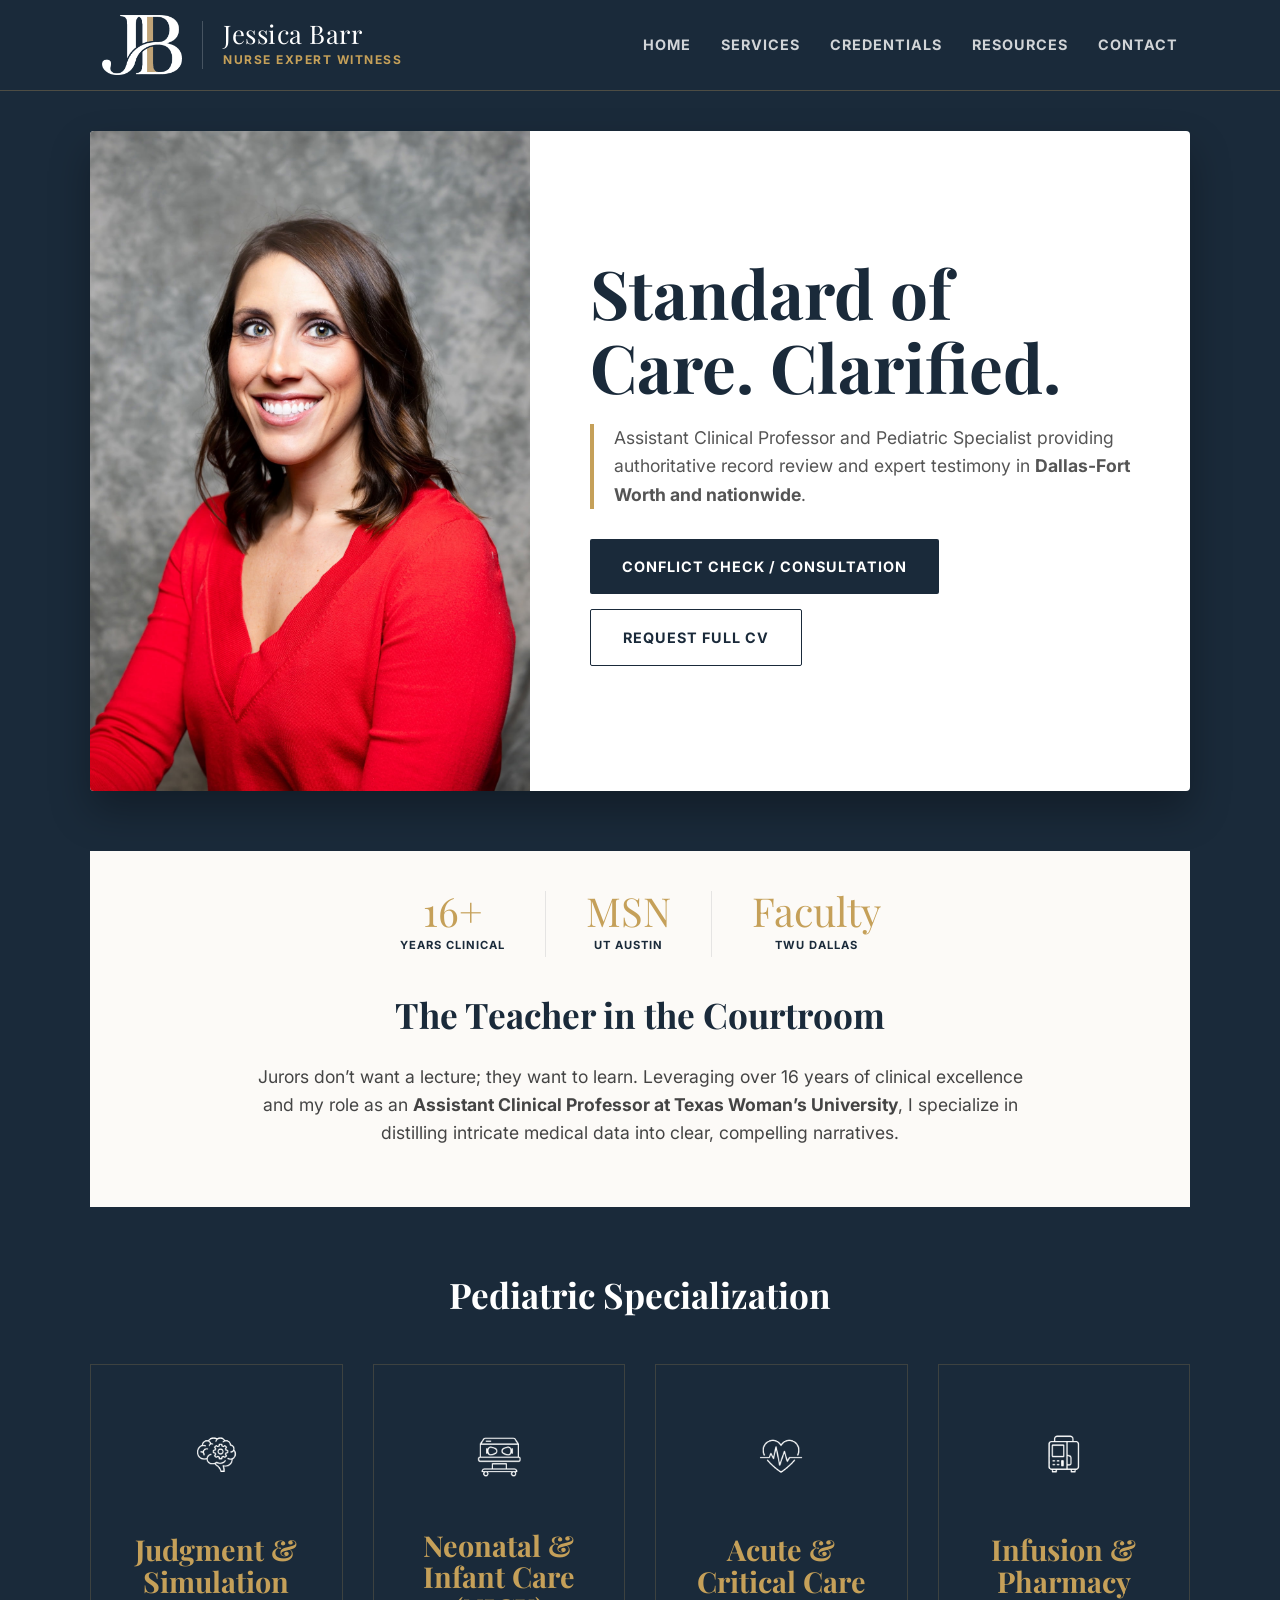
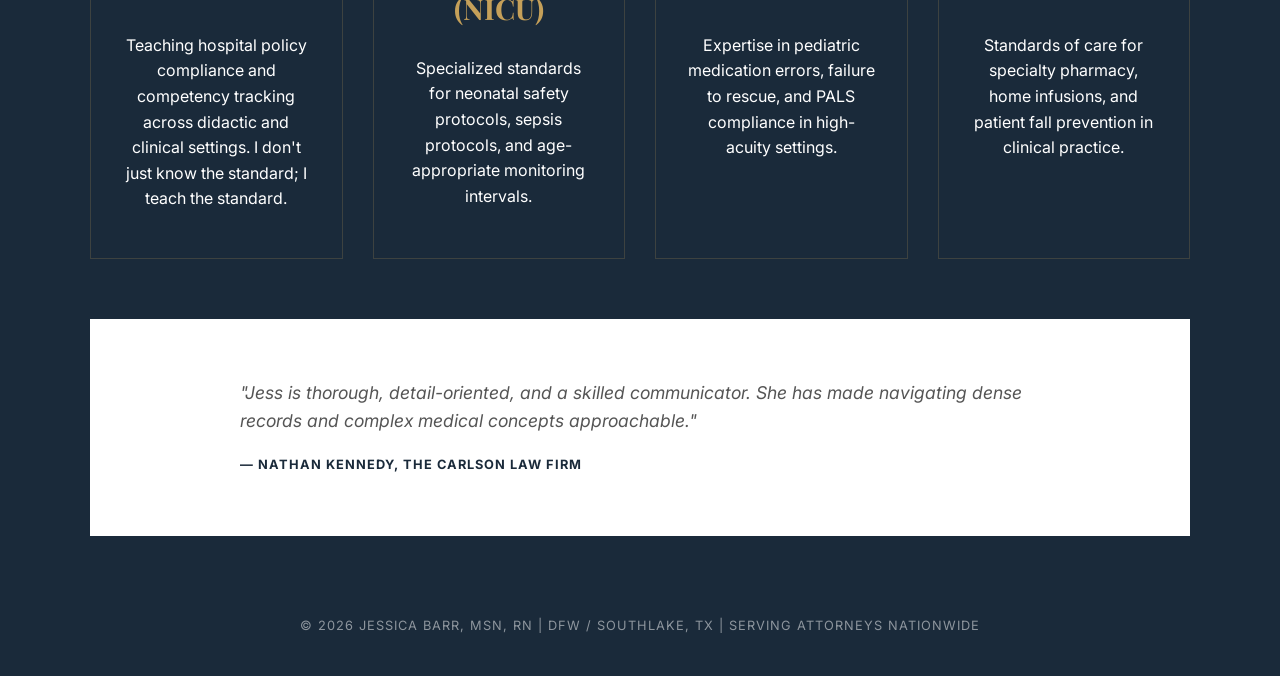
<file: index.html>
<!DOCTYPE html>
<html lang="en">
<head>
    <meta charset="UTF-8">
    <meta name="viewport" content="width=device-width, initial-scale=1.0">
    <title>Jessica Barr, MSN, RN | Pediatric Nurse Expert Witness Texas</title>
    <script type="application/ld+json">
    {
      "@context": "https://schema.org",
      "@type": "Person",
      "name": "Jessica Barr",
      "jobTitle": "Assistant Clinical Professor & Pediatric Nurse Expert Witness",
      "url": "https://jessicabarrrn.com",
      "image": "https://jessicabarrrn.com/Headshot.jpg",
      "sameAs": [
        "https://www.linkedin.com/in/jessicabarrrn"
      ],
      "affiliation": {
        "@type": "EducationalOrganization",
        "name": "Texas Woman's University"
      }
    }
    </script>
    <link rel="canonical" href="https://jessicabarrrn.com/">
    <link rel="icon" type="image/png" sizes="192x192" href="favicon.png">
    <link rel="apple-touch-icon" href="favicon.png">
    <meta name="description" content="Jessica Barr, MSN, RN is a leading Pediatric Nurse Expert Witness in Texas. Assistant Clinical Professor at TWU Dallas specializing in NICU, Critical Care, and Nursing Simulation standard of care analysis for legal teams in DFW and nationwide.">
    <meta name="keywords" content="Pediatric Nurse Expert Witness Texas, Neonatal Expert Witness, Nursing Standard of Care, NICU Expert Witness, DFW Legal Nurse Consultant, Nursing Simulation Expert, Medical Malpractice Nurse Expert">
    <!-- 2026 Editorial Typography -->
    <link href="https://fonts.googleapis.com/css2?family=Inter:wght@400;700&family=Playfair+Display:wght@700;800&display=swap" rel="stylesheet">
    <style>
        :root {
            --navy: #1a2a3a;
            --gold: #c5a059;
            --parchment: #fcfaf7;
            --text: #2d2d2d;
            --white: #ffffff;
        }

        body { 
            background-color: var(--navy); 
            color: var(--text); 
            font-family: 'Inter', sans-serif; 
            margin: 0; 
            padding: 0; 
            line-height: 1.6;
        }

        /* SITE-WIDE SHARED HEADER */
        .site-header { display: flex; align-items: center; justify-content: space-between; padding: 15px 8%; background: var(--navy); border-bottom: 1px solid rgba(197, 160, 89, 0.3); position: sticky; top: 0; z-index: 1000; box-sizing: border-box; width: 100%; }
        .header-brand { display: flex; align-items: center; gap: 20px; text-decoration: none; }
        .logo-img { height: 60px; width: auto; }
        .logo-text-wrap { display: flex; flex-direction: column; border-left: 1px solid rgba(255,255,255,0.2); padding-left: 20px; }
        .brand-name { font-family: 'Playfair Display', serif; color: var(--white); font-size: 1.6rem; line-height: 1; margin-bottom: 4px; letter-spacing: 0.5px; }
        .brand-title { color: var(--gold); font-size: 0.75rem; text-transform: uppercase; font-weight: 700; letter-spacing: 1.5px; }
        .nav-links { display: flex; gap: 30px; }
        .nav-links a { text-decoration: none; color: rgba(255,255,255,0.8); font-size: 0.9rem; font-weight: 700; text-transform: uppercase; letter-spacing: 1px; transition: color 0.3s; }
        .nav-links a:hover { color: var(--gold); }

        .container { max-width: 1100px; margin: 0 auto; padding: 40px 20px; }

        /* Hero Section */
        .hero-card {
            background: var(--white);
            display: grid;
            grid-template-columns: 1fr;
            border-radius: 4px;
            overflow: hidden;
            box-shadow: 0 20px 40px rgba(0,0,0,0.3);
            margin-bottom: 60px;
        }

        .hero-image-wrap { 
            background: var(--navy); 
            border-radius: 0px; 
            height: 100%; 
            position: relative; 
            overflow: hidden; 
            display: flex;
        }

        .hero-image-wrap img { width: 100%; height: 100%; object-fit: cover; display: block; }

        .hero-content {
            padding: 40px;
            display: flex;
            flex-direction: column;
            justify-content: center;
        }

        h1 { 
            font-family: 'Playfair Display', serif; 
            font-size: 2.8rem; 
            line-height: 1.1; 
            margin: 0 0 20px 0; 
            color: var(--navy);
        }

        .hero-sub {
            font-size: 1.1rem;
            color: #555;
            margin-bottom: 30px;
            border-left: 4px solid var(--gold);
            padding-left: 20px;
        }

        /* Buttons */
        .btn-group { display: flex; gap: 15px; flex-wrap: wrap; }
        .btn { 
            display: inline-block;
            padding: 16px 32px; 
            text-decoration: none; 
            font-weight: 700; 
            font-size: 0.9rem;
            text-transform: uppercase;
            letter-spacing: 1px;
            border-radius: 2px;
            transition: 0.3s;
            text-align: center;
            box-sizing: border-box;
        }
        .btn-primary { background: var(--navy); color: var(--white); border: none; }
        .btn-primary:hover { background: var(--gold); }
        .btn-secondary { border: 1px solid var(--navy); color: var(--navy); }
        .btn-secondary:hover { background: #f4f4f4; }

        /* THE TEACHER SECTION - Tightened Spacing */
        .editorial-section {
            background: var(--parchment);
            padding: 30px 8% 50px 8%;
            margin-bottom: 60px;
            text-align: center;
        }

        .editorial-section h2 {
            font-family: 'Playfair Display', serif;
            font-size: 2.2rem;
            margin-bottom: 20px;
            color: var(--navy);
        }

        .editorial-section p {
            font-size: 1.1rem;
            max-width: 800px;
            margin: 0 auto;
            color: #444;
        }

        /* Specialty Grid */
        .grid-title {
            color: var(--white);
            text-align: center;
            font-family: 'Playfair Display', serif;
            font-size: 2.2rem;
            margin-bottom: 40px;
        }

        .specialty-grid {
            display: grid;
            grid-template-columns: repeat(auto-fit, minmax(280px, 1fr));
            gap: 30px;
            margin-bottom: 60px;
        }

        .specialty-card {
            background: #1a2a3a;
            border: 1px solid rgba(197, 160, 89, 0.2);
            padding: 30px;
            color: var(--white);
            transition: 0.3s;
            text-align: center;
            display: flex;
            flex-direction: column;
            align-items: center;
        }

        .specialty-card img {
            width: 120px !important;
            height: 120px !important;
            object-fit: contain;
            margin-bottom: 20px;
        }
        .specialty-card:hover {
            background: rgba(255,255,255,0.1);
            border-color: var(--gold);
        }

        .specialty-card h3 {
            color: var(--gold);
            font-family: 'Playfair Display', serif;
            margin: 0 0 15px 0;
            min-height: 4.5rem; /* Increased for better 1-2 line alignment across devices */
            display: flex;
            align-items: center;
            justify-content: center;
            line-height: 1.1;
            font-size: 1.8rem;
        }

        /* Testimonials */
        .testimonials {
            background: var(--white);
            padding: 60px 8%;
            display: grid;
            grid-template-columns: 1fr;
            gap: 40px;
        }

        blockquote {
            margin: 0;
            font-size: 1.1rem;
            font-style: italic;
            color: #555;
            position: relative;
        }

        blockquote cite {
            display: block;
            margin-top: 20px;
            font-style: normal;
            font-weight: 700;
            text-transform: uppercase;
            font-size: 0.8rem;
            letter-spacing: 1px;
            color: var(--navy);
        }

        footer {
            text-align: center;
            padding: 40px;
            color: rgba(255,255,255,0.5);
            font-size: 0.8rem;
            letter-spacing: 1px;
            text-transform: uppercase;
        }

        /* DESKTOP (900px+) */
        @media (min-width: 900px) {
            .site-header { padding: 15px 8%; flex-wrap: nowrap; }
            .hero-card { grid-template-columns: 40% 60%; }
            h1 { font-size: 4.2rem; }
            .hero-image-wrap { 
                background: var(--navy) !important; 
                height: 100%; 
                position: relative; 
                overflow: hidden; 
                display: flex;
            }
            .hero-content { padding: 60px; }
            .testimonials { grid-template-columns: 1fr 1fr; gap: 60px; }
            .editorial-section { padding: 40px 10% 60px 10%; }
            .specialty-grid { grid-template-columns: repeat(4, 1fr); }
        }

        /* SHARED MOBILE HEADER */
        @media (max-width: 900px) {
            .site-header { padding: 15px 5%; flex-direction: column; gap: 15px; text-align: center; }
            .header-brand { justify-content: center; width: 100%; gap: 15px; }
            .logo-img { height: 50px; }
            .logo-text-wrap { padding-left: 15px; text-align: left; }
            .brand-name { font-size: 1.3rem; }
            .nav-links { width: 100%; justify-content: center; gap: 15px; }
            .nav-links a { font-size: 0.8rem; }
            .hero-content { padding: 30px; }
            h1 { font-size: 2.2rem; }
            .btn { width: 100%; }
            .specialty-grid { grid-template-columns: 1fr; }
        }
    </style>
</head>
<body>
    <header class="site-header">
        <a href="index.html" class="header-brand">
            <img src="logo_2026_monogram_only.png" alt="JB Monogram" class="logo-img">
            <div class="logo-text-wrap">
                <span class="brand-name">Jessica Barr</span>
                <span class="brand-title">Nurse Expert Witness</span>
            </div>
        </a>
        <nav class="nav-links">
            <a href="index.html">Home</a>
            <a href="services.html">Services</a>
            <a href="credentials.html">Credentials</a>
            <a href="resources.html">Resources</a>
            <a href="contact.html">Contact</a>
        </nav>
    </header>

    <div class="container">
        <!-- HERO -->
        <div class="hero-card">
            <div class="hero-image-wrap">
                <img src="Headshot.jpg" alt="Jessica Barr MSN RN - Pediatric Nurse Expert Witness Headshot">
            </div>
            <div class="hero-content">
                <h1>Standard of Care. Clarified.</h1>
                <div class="hero-sub">
                    Assistant Clinical Professor and Pediatric Specialist providing authoritative record review and expert testimony in <strong>Dallas-Fort Worth and nationwide</strong>.
                </div>
                <div class="btn-group">
                    <a href="contact.html?subject=Conflict%20Check" class="btn btn-primary">Conflict Check / Consultation</a>
                    <a href="credentials.html" class="btn btn-secondary">Request Full CV</a>
                </div>
            </div>
        </div>

        <!-- THE INSTRUCTOR'S EDGE -->
        <section class="editorial-section">
            <div style="display: flex; justify-content: center; gap: 40px; margin-bottom: 30px; flex-wrap: wrap;">
                <div style="text-align: center;">
                    <span style="display: block; font-size: 2.5rem; font-family: 'Playfair Display', serif; color: var(--gold); line-height: 1;">16+</span>
                    <span style="font-size: 0.7rem; text-transform: uppercase; letter-spacing: 1px; color: var(--navy); font-weight: 700;">Years Clinical</span>
                </div>
                <div style="text-align: center; border-left: 1px solid rgba(26, 42, 58, 0.1); padding-left: 40px;">
                    <span style="display: block; font-size: 2.5rem; font-family: 'Playfair Display', serif; color: var(--gold); line-height: 1;">MSN</span>
                    <span style="font-size: 0.7rem; text-transform: uppercase; letter-spacing: 1px; color: var(--navy); font-weight: 700;">UT Austin</span>
                </div>
                <div style="text-align: center; border-left: 1px solid rgba(26, 42, 58, 0.1); padding-left: 40px;">
                    <span style="display: block; font-size: 2.5rem; font-family: 'Playfair Display', serif; color: var(--gold); line-height: 1;">Faculty</span>
                    <span style="font-size: 0.7rem; text-transform: uppercase; letter-spacing: 1px; color: var(--navy); font-weight: 700;">TWU Dallas</span>
                </div>
            </div>
            <h2>The Teacher in the Courtroom</h2>
            <p>Jurors don’t want a lecture; they want to learn. Leveraging over 16 years of clinical excellence and my role as an <strong>Assistant Clinical Professor at Texas Woman’s University</strong>, I specialize in distilling intricate medical data into clear, compelling narratives.</p>
        </section>

        <!-- SPECIALTIES -->
        <h2 class="grid-title">Pediatric Specialization</h2>
        <div class="specialty-grid">
            <div class="specialty-card">
                <img src="simulation_fixed.png" alt="Simulation" style="width: 50px; margin-bottom: 15px;">
                <h3>Judgment & Simulation</h3>
                <p>Teaching hospital policy compliance and competency tracking across didactic and clinical settings. I don't just know the standard; I teach the standard.</p>
            </div>
            <div class="specialty-card">
                <img src="nicu_fixed.png" alt="NICU" style="width: 50px; margin-bottom: 15px;">
                <h3>Neonatal & Infant Care (NICU)</h3>
                <p>Specialized standards for neonatal safety protocols, sepsis protocols, and age-appropriate monitoring intervals.</p>
            </div>
            <div class="specialty-card">
                <img src="critical_care_fixed.png" alt="Critical Care" style="width: 50px; margin-bottom: 15px;">
                <h3>Acute & Critical Care</h3>
                <p>Expertise in pediatric medication errors, failure to rescue, and PALS compliance in high-acuity settings.</p>
            </div>
            <div class="specialty-card">
                <img src="infusion_fixed.png" alt="Infusion" style="width: 50px; margin-bottom: 15px;">
                <h3>Infusion & Pharmacy</h3>
                <p>Standards of care for specialty pharmacy, home infusions, and patient fall prevention in clinical practice.</p>
            </div>
        </div>

        <!-- TESTIMONIALS -->
        <div class="testimonials">
            <blockquote style="grid-column: 1 / -1; max-width: 800px; margin: 0 auto;">
                "Jess is thorough, detail-oriented, and a skilled communicator. She has made navigating dense records and complex medical concepts approachable."
                <cite>— Nathan Kennedy, The Carlson Law Firm</cite>
            </blockquote>
        </div>
    </div>

    <footer>
        &copy; 2026 Jessica Barr, MSN, RN | DFW / Southlake, TX | Serving Attorneys Nationwide
    </footer>
</body>
</html>
</file>
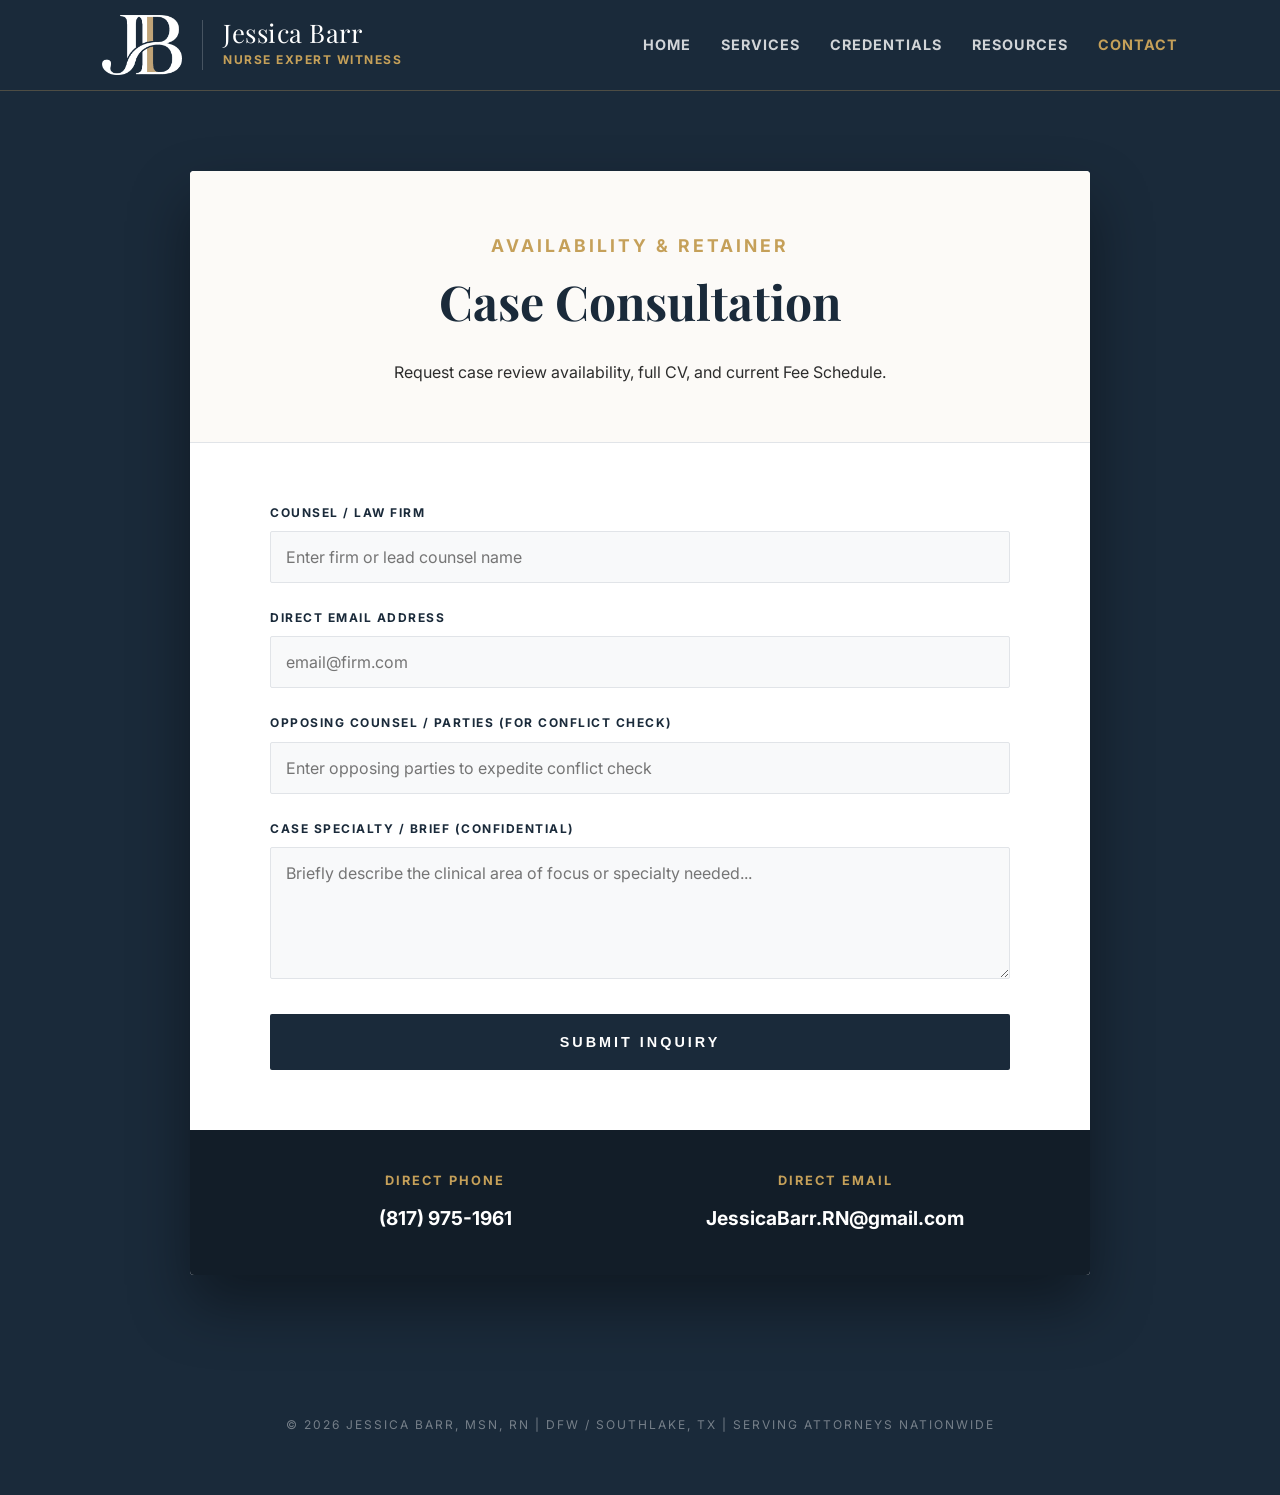
<file: contact.html>
<!DOCTYPE html>
<html lang="en">
<head>
    <meta charset="UTF-8">
    <meta name="viewport" content="width=device-width, initial-scale=1.0">
    <title>Contact | Pediatric Nurse Expert Witness | Jessica Barr, MSN, RN</title>
    <link rel="canonical" href="https://jessicabarrrn.com/contact.html">
    <link rel="icon" type="image/png" sizes="192x192" href="favicon.png">
    <link rel="apple-touch-icon" href="favicon.png">
    <meta name="description" content="Retain Jessica Barr, MSN, RN for your pediatric or neonatal case. Request a CV and Fee Schedule for expert witness services in Texas and nationwide.">
    <!-- 2026 Editorial Typography -->
    <link href="https://fonts.googleapis.com/css2?family=Inter:wght@400;700&family=Playfair+Display:wght@700;800;900&display=swap" rel="stylesheet">
    <style>
        :root {
            --navy: #1a2a3a;
            --navy-dark: #121d28;
            --gold: #c5a059;
            --parchment: #fcfaf7;
            --text: #2d2d2d;
            --white: #ffffff;
            --gray-border: #e1e4e8;
            --gray-light: #f8f9fa;
        }

        body { 
            background-color: var(--navy); 
            color: var(--white); 
            font-family: 'Inter', sans-serif; 
            margin: 0; 
            padding: 0; 
            line-height: 1.7;
            -webkit-font-smoothing: antialiased;
        }

        /* SITE-WIDE SHARED HEADER */
        .site-header { display: flex; align-items: center; justify-content: space-between; padding: 15px 8%; background: var(--navy); border-bottom: 1px solid rgba(197, 160, 89, 0.3); position: sticky; top: 0; z-index: 1000; box-sizing: border-box; width: 100%; }
        .header-brand { display: flex; align-items: center; gap: 20px; text-decoration: none; }
        .logo-img { height: 60px; width: auto; }
        .logo-text-wrap { display: flex; flex-direction: column; border-left: 1px solid rgba(255,255,255,0.2); padding-left: 20px; }
        .brand-name { font-family: 'Playfair Display', serif; color: var(--white); font-size: 1.6rem; line-height: 1; margin-bottom: 4px; letter-spacing: 0.5px; }
        .brand-title { color: var(--gold); font-size: 0.75rem; text-transform: uppercase; font-weight: 700; letter-spacing: 1.5px; }
        .nav-links { display: flex; gap: 30px; }
        .nav-links a { text-decoration: none; color: rgba(255,255,255,0.8); font-size: 0.9rem; font-weight: 700; text-transform: uppercase; letter-spacing: 1px; transition: color 0.3s; }
        .nav-links a:hover { color: var(--gold); }

        /* CONTENT CONTAINER */
        .container { 
            max-width: 900px; 
            margin: 0 auto; 
            padding: 80px 20px; 
        }

        .contact-card {
            background-color: var(--white);
            border-radius: 4px;
            overflow: hidden;
            box-shadow: 0 30px 60px rgba(0,0,0,0.4);
            display: grid;
            grid-template-columns: 1fr;
            color: var(--text);
        }

        .contact-header {
            padding: 60px 80px 40px;
            text-align: center;
            border-bottom: 1px solid var(--gray-border);
            background: var(--parchment);
        }

        h1 {
            font-family: 'Playfair Display', serif;
            font-size: 3rem;
            color: var(--navy);
            margin: 0 0 10px 0;
        }

        .subtitle {
            font-size: 1.1rem;
            color: var(--gold);
            text-transform: uppercase;
            letter-spacing: 3px;
            font-weight: 700;
        }

        .form-section {
            padding: 60px 80px;
        }

        form {
            display: grid;
            gap: 25px;
        }

        .form-group {
            display: flex;
            flex-direction: column;
            gap: 8px;
        }

        label {
            font-weight: 700;
            color: var(--navy);
            text-transform: uppercase;
            font-size: 0.75rem;
            letter-spacing: 1.5px;
        }

        input, textarea {
            width: 100%;
            padding: 15px;
            border: 1px solid var(--gray-border);
            border-radius: 2px;
            font-family: 'Inter', sans-serif;
            font-size: 1rem;
            background: var(--gray-light);
            transition: border-color 0.3s;
            box-sizing: border-box;
        }

        input:focus, textarea:focus {
            outline: none;
            border-color: var(--gold);
            background: var(--white);
        }

        .btn-submit {
            background: var(--navy);
            color: var(--white);
            padding: 20px;
            border: none;
            font-weight: 700;
            text-transform: uppercase;
            letter-spacing: 3px;
            font-size: 0.9rem;
            cursor: pointer;
            transition: 0.3s;
            border-radius: 2px;
            margin-top: 10px;
        }

        .btn-submit:hover {
            background: var(--gold);
            transform: translateY(-2px);
        }

        /* QUICK CONTACT INFO */
        .quick-contact {
            background: var(--navy-dark);
            color: var(--white);
            padding: 40px 80px;
            display: grid;
            grid-template-columns: 1fr 1fr;
            gap: 40px;
            text-align: center;
        }

        .info-item h4 {
            color: var(--gold);
            text-transform: uppercase;
            letter-spacing: 2px;
            font-size: 0.8rem;
            margin: 0 0 10px 0;
        }

        .info-item p {
            margin: 0;
            font-size: 1.2rem;
            font-weight: 700;
        }

        footer {
            text-align: center;
            padding: 60px 8%;
            color: rgba(255,255,255,0.4);
            font-size: 0.75rem;
            letter-spacing: 2px;
            text-transform: uppercase;
        }

        @media (max-width: 900px) {
            /* SHARED MOBILE HEADER */
            .site-header { padding: 15px 5%; flex-direction: column; gap: 15px; text-align: center; }
            .header-brand { justify-content: center; width: 100%; gap: 15px; }
            .logo-img { height: 50px; }
            .logo-text-wrap { padding-left: 15px; text-align: left; }
            .brand-name { font-size: 1.3rem; }
            .nav-links { width: 100%; justify-content: center; gap: 15px; }
            .nav-links a { font-size: 0.8rem; }
            .contact-header, .form-section, .quick-contact { padding: 40px 20px; }
            h1 { font-size: 2.2rem; }
            .quick-contact { grid-template-columns: 1fr; }
        }
    </style>
</head>
<body>

    <header class="site-header">
        <a href="index.html" class="header-brand">
            <img src="logo_2026_monogram_only.png" alt="JB Monogram" class="logo-img">
            <div class="logo-text-wrap">
                <span class="brand-name">Jessica Barr</span>
                <span class="brand-title">Nurse Expert Witness</span>
            </div>
        </a>
        <nav class="nav-links">
            <a href="index.html">Home</a>
            <a href="services.html">Services</a>
            <a href="credentials.html">Credentials</a>
            <a href="resources.html">Resources</a>
            <a href="contact.html" style="color: var(--gold);">Contact</a>
        </nav>
    </header>

    <div class="container">
        <main class="contact-card">
            
            <div class="contact-header">
                <span class="subtitle">Availability & Retainer</span>
                <h1>Case Consultation</h1>
                <p>Request case review availability, full CV, and current Fee Schedule.</p>
            </div>

            <div class="form-section">
                <form action="https://formspree.io/f/xgoplqwy" method="POST">
                    <div class="form-group">
                        <label>Counsel / Law Firm</label>
                        <input type="text" name="name" required placeholder="Enter firm or lead counsel name">
                    </div>

                    <div class="form-group">
                        <label>Direct Email Address</label>
                        <input type="email" name="_replyto" required placeholder="email@firm.com">
                    </div>

                    <div class="form-group">
                        <label>Opposing Counsel / Parties (For Conflict Check)</label>
                        <input type="text" name="opposing_party" placeholder="Enter opposing parties to expedite conflict check">
                    </div>

                    <div class="form-group">
                        <label>Case Specialty / Brief (Confidential)</label>
                        <textarea name="message" rows="5" required placeholder="Briefly describe the clinical area of focus or specialty needed..."></textarea>
                    </div>

                    <button type="submit" class="btn-submit">Submit Inquiry</button>
                </form>
            </div>

            <div class="quick-contact">
                <div class="info-item">
                    <h4>Direct Phone</h4>
                    <p>(817) 975-1961</p>
                </div>
                <div class="info-item">
                    <h4>Direct Email</h4>
                    <p>JessicaBarr.RN@gmail.com</p>
                </div>
            </div>

        </main>
    </div>

    <footer>
        &copy; 2026 Jessica Barr, MSN, RN | DFW / Southlake, TX | Serving Attorneys Nationwide
    </footer>

    <script>
        // Pre-fill the message field from URL parameters
        window.addEventListener('DOMContentLoaded', () => {
            const urlParams = new URLSearchParams(window.location.search);
            const subject = urlParams.get('subject');
            const messageField = document.querySelector('textarea[name="message"]');
            
            if (subject && messageField) {
                if (subject === 'Conflict Check') {
                    messageField.value = "I would like to request an initial conflict check and consultation for a new matter. \n\n" + messageField.value;
                } else {
                    messageField.value = "I am interested in the " + subject + ". \n\n" + messageField.value;
                }
            }
        });
    </script>
</body>
</html>
</file>
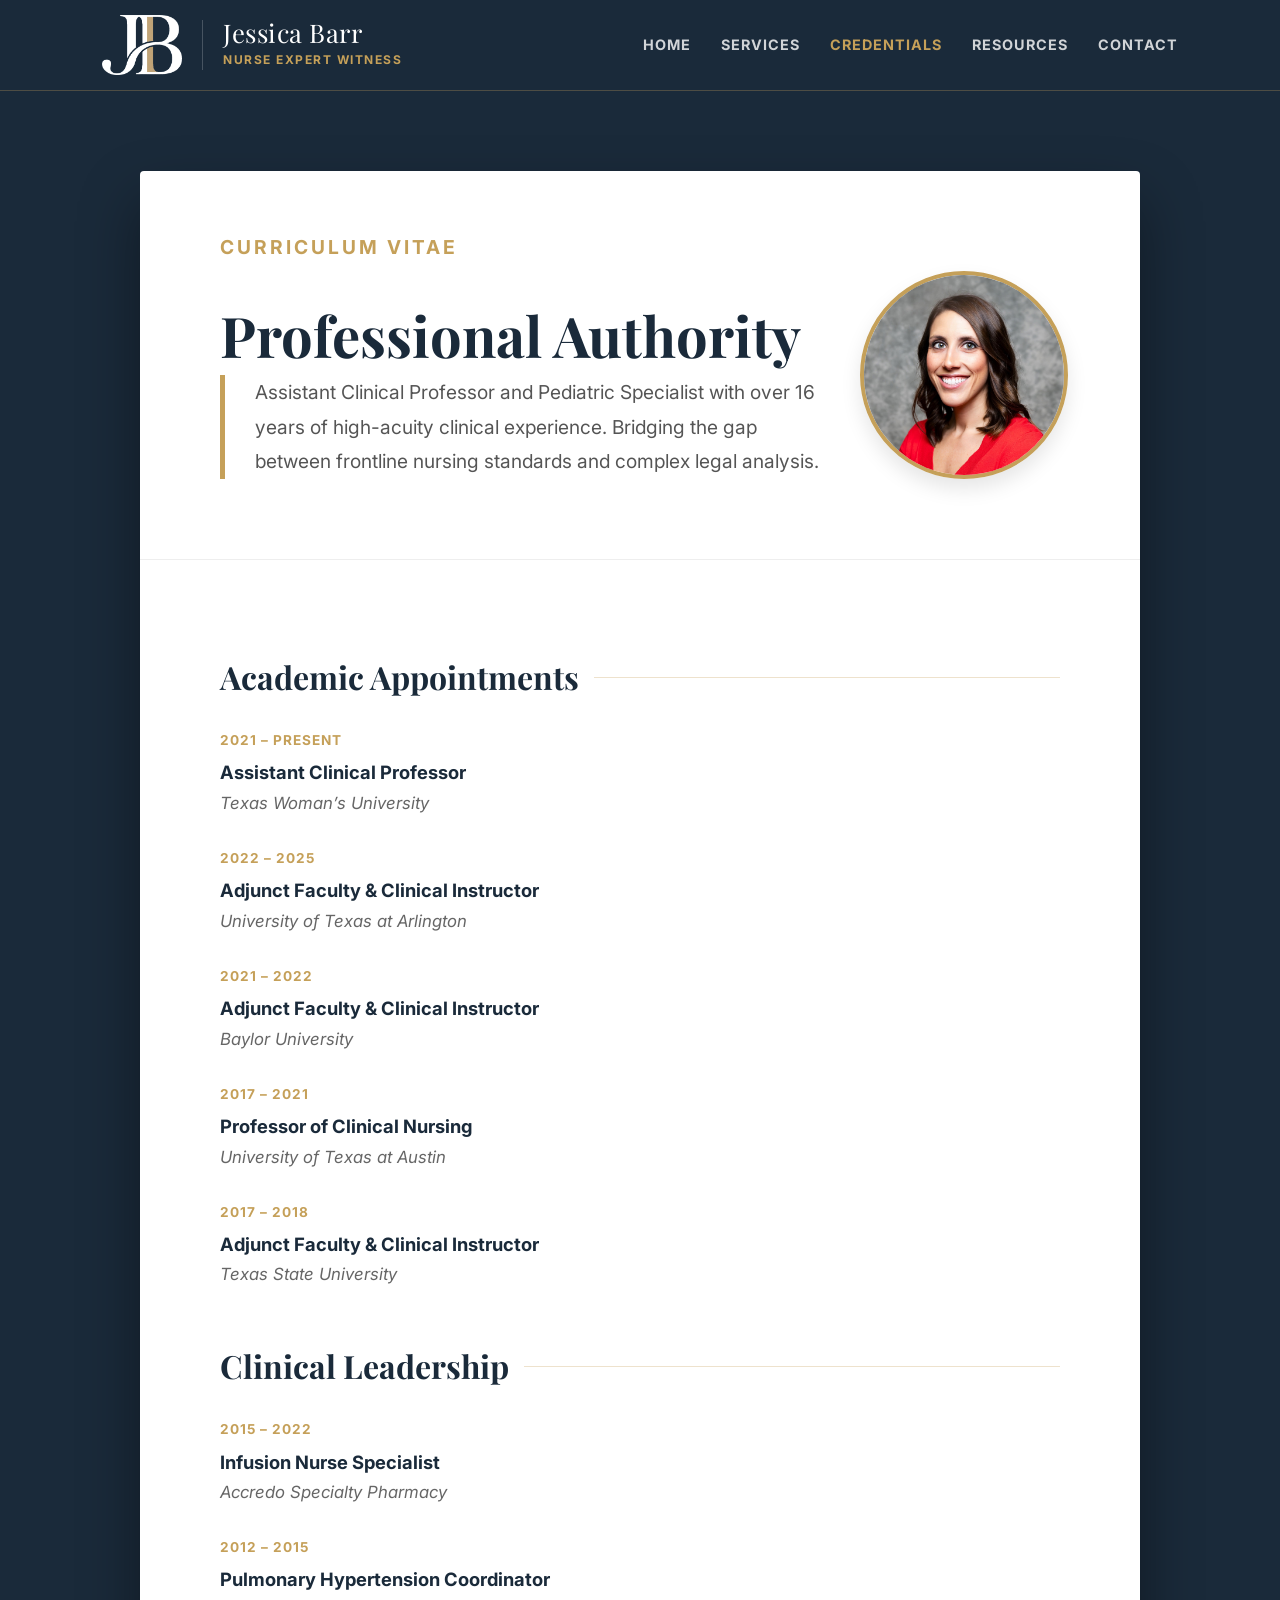
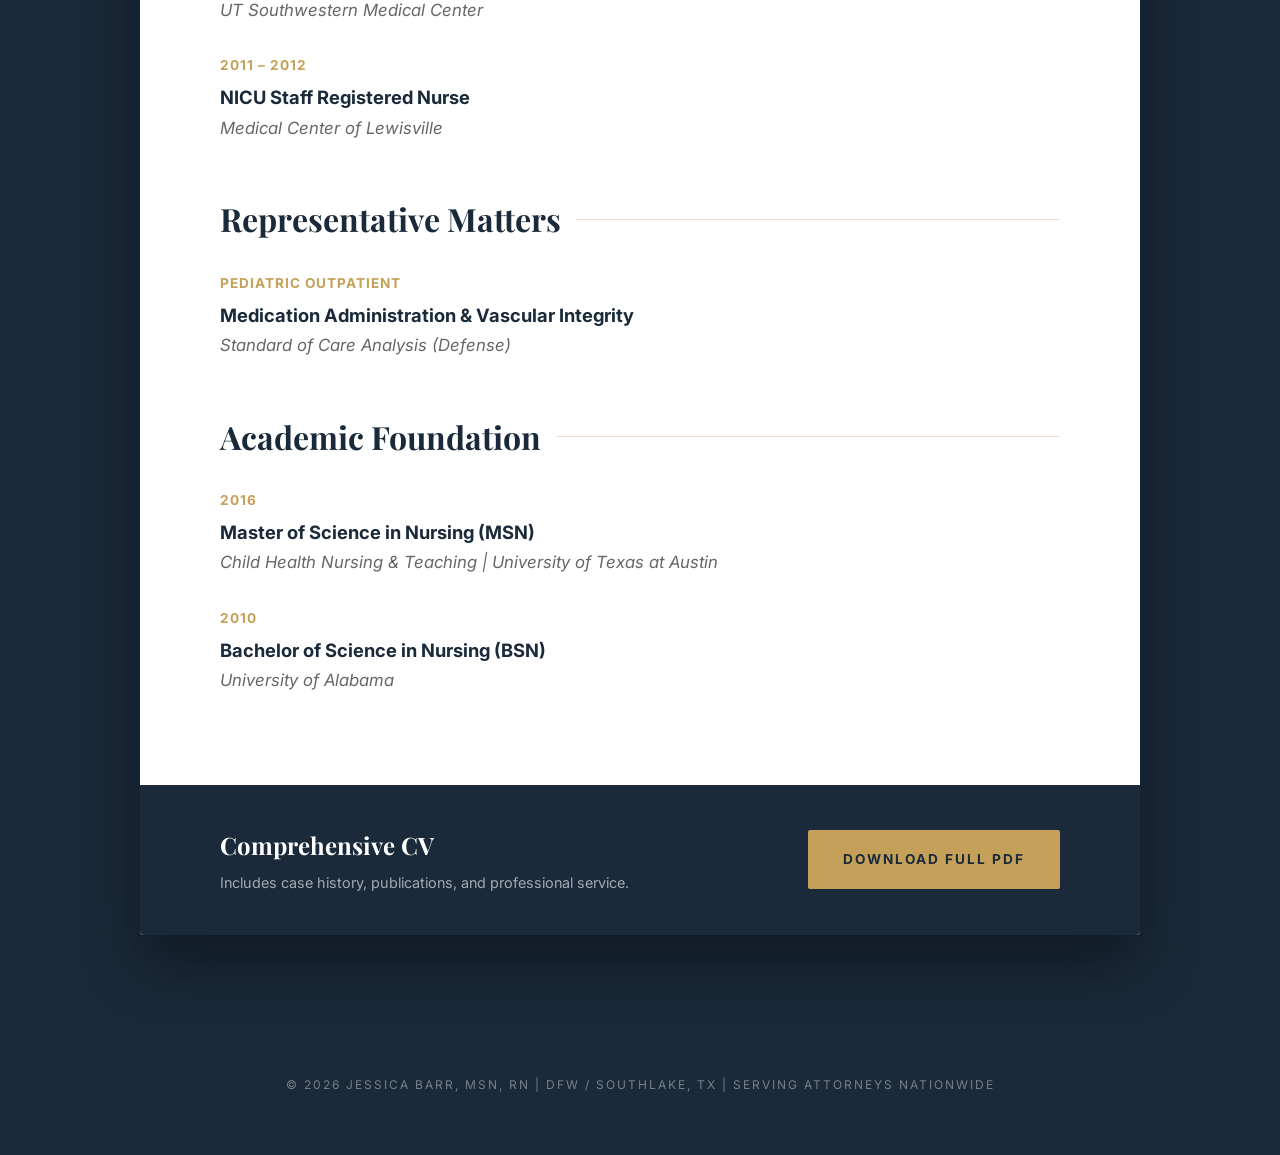
<file: credentials.html>
<!DOCTYPE html>
<html lang="en">
<head>
    <meta charset="UTF-8">
    <meta name="viewport" content="width=device-width, initial-scale=1.0">
    <title>Professional Credentials | Jessica Barr, MSN, RN | UT Austin & TWU Faculty</title>
    <script type="application/ld+json">
    {
      "@context": "https://schema.org",
      "@type": "Person",
      "name": "Jessica Barr",
      "jobTitle": "Assistant Clinical Professor & Pediatric Nurse Expert Witness",
      "url": "https://jessicabarrrn.com",
      "image": "https://jessicabarrrn.com/Headshot.jpg",
      "affiliation": {
        "@type": "EducationalOrganization",
        "name": "Texas Woman's University"
      }
    }
    </script>
    <link rel="canonical" href="https://jessicabarrrn.com/credentials.html">
    <link rel="icon" type="image/png" sizes="192x192" href="favicon.png">
    <link rel="apple-touch-icon" href="favicon.png">
    <meta name="description" content="View the professional credentials of Jessica Barr, MSN, RN. Assistant Clinical Professor at Texas Woman’s University with an MSN from UT Austin. 16+ years of pediatric clinical expertise.">
    <!-- 2026 Editorial Typography -->
    <link href="https://fonts.googleapis.com/css2?family=Inter:wght@400;700&family=Playfair+Display:wght@700;800;900&display=swap" rel="stylesheet">
    <style>
        :root {
            --navy: #1a2a3a;
            --navy-dark: #121d28;
            --gold: #c5a059;
            --parchment: #fcfaf7;
            --text: #2d2d2d;
            --white: #ffffff;
            --gray-light: #f8f9fa;
        }

        body { 
            background-color: var(--navy); 
            color: var(--text); 
            font-family: 'Inter', sans-serif; 
            margin: 0; 
            padding: 0; 
            line-height: 1.7;
            -webkit-font-smoothing: antialiased;
        }

        /* SITE-WIDE SHARED HEADER */
        .site-header { display: flex; align-items: center; justify-content: space-between; padding: 15px 8%; background: var(--navy); border-bottom: 1px solid rgba(197, 160, 89, 0.3); position: sticky; top: 0; z-index: 1000; box-sizing: border-box; width: 100%; }
        .header-brand { display: flex; align-items: center; gap: 20px; text-decoration: none; }
        .logo-img { height: 60px; width: auto; }
        .logo-text-wrap { display: flex; flex-direction: column; border-left: 1px solid rgba(255,255,255,0.2); padding-left: 20px; }
        .brand-name { font-family: 'Playfair Display', serif; color: var(--white); font-size: 1.6rem; line-height: 1; margin-bottom: 4px; letter-spacing: 0.5px; }
        .brand-title { color: var(--gold); font-size: 0.75rem; text-transform: uppercase; font-weight: 700; letter-spacing: 1.5px; }
        .nav-links { display: flex; gap: 30px; }
        .nav-links a { text-decoration: none; color: rgba(255,255,255,0.8); font-size: 0.9rem; font-weight: 700; text-transform: uppercase; letter-spacing: 1px; transition: color 0.3s; }
        .nav-links a:hover { color: var(--gold); }

        /* CONTENT CONTAINER */
        .container { 
            max-width: 1000px; 
            margin: 0 auto; 
            padding: 80px 20px; 
        }

        .credentials-card {
            background-color: var(--white);
            border-radius: 4px;
            overflow: hidden;
            box-shadow: 0 30px 60px rgba(0,0,0,0.4);
            display: grid;
            grid-template-columns: 1fr;
        }

        .header-section {
            padding: 60px 80px 40px;
            display: grid;
            grid-template-columns: 1fr 200px;
            gap: 40px;
            align-items: center;
            border-bottom: 1px solid #eee;
        }

        .headshot-wrap {
            width: 200px;
            height: 200px;
            border-radius: 50%;
            overflow: hidden;
            border: 4px solid var(--gold);
            box-shadow: 0 10px 20px rgba(0,0,0,0.1);
        }

        .headshot-wrap img {
            width: 100%;
            height: 100%;
            object-fit: cover;
            object-position: center 20%;
        }

        .main-content {
            padding: 40px 80px 60px;
        }

        /* TYPOGRAPHY */
        h1 {
            font-family: 'Playfair Display', serif;
            font-size: 3.5rem;
            color: var(--navy);
            margin: 0 0 10px 0;
            line-height: 1.1;
        }

        .subtitle {
            font-size: 1.2rem;
            color: var(--gold);
            text-transform: uppercase;
            letter-spacing: 3px;
            font-weight: 700;
            margin-bottom: 40px;
            display: block;
        }

        h2 {
            font-family: 'Playfair Display', serif;
            font-size: 2rem;
            color: var(--navy);
            margin: 50px 0 25px 0;
            display: flex;
            align-items: center;
            gap: 15px;
        }

        h2::after {
            content: "";
            flex-grow: 1;
            height: 1px;
            background: rgba(197, 160, 89, 0.3);
        }

        .profile-summary {
            font-size: 1.2rem;
            line-height: 1.8;
            color: #555;
            margin-bottom: 40px;
            border-left: 5px solid var(--gold);
            padding-left: 30px;
        }

        /* LISTS */
        .cv-list {
            list-style: none;
            padding: 0;
            margin: 0;
        }

        .cv-item {
            margin-bottom: 30px;
            position: relative;
        }

        .cv-item .date {
            font-weight: 700;
            font-size: 0.85rem;
            color: var(--gold);
            text-transform: uppercase;
            letter-spacing: 1px;
            display: block;
            margin-bottom: 5px;
        }

        .cv-item .role {
            font-weight: 700;
            font-size: 1.15rem;
            color: var(--navy);
            display: block;
        }

        .cv-item .org {
            font-size: 1.05rem;
            color: #666;
            font-style: italic;
        }

        /* DOWNLOAD BAR */
        .download-bar {
            background: var(--navy);
            color: var(--white);
            padding: 40px 80px;
            display: flex;
            align-items: center;
            justify-content: space-between;
            gap: 30px;
        }

        .download-text h3 {
            margin: 0 0 5px 0;
            font-family: 'Playfair Display', serif;
            font-size: 1.5rem;
        }

        .download-text p {
            margin: 0;
            font-size: 0.9rem;
            color: rgba(255,255,255,0.6);
        }

        .btn-gold {
            background: var(--gold);
            color: var(--navy);
            padding: 18px 35px;
            text-decoration: none;
            font-weight: 700;
            text-transform: uppercase;
            letter-spacing: 2px;
            font-size: 0.85rem;
            transition: 0.3s;
            white-space: nowrap;
            border-radius: 2px;
        }

        .btn-gold:hover {
            background: var(--white);
            transform: translateY(-3px);
        }

        footer {
            text-align: center;
            padding: 60px 8%;
            color: rgba(255,255,255,0.4);
            font-size: 0.75rem;
            letter-spacing: 2px;
            text-transform: uppercase;
        }

        @media (max-width: 900px) {
            /* SHARED MOBILE HEADER */
            .site-header { padding: 15px 5%; flex-direction: column; gap: 15px; text-align: center; }
            .header-brand { justify-content: center; width: 100%; gap: 15px; }
            .logo-img { height: 50px; }
            .logo-text-wrap { padding-left: 15px; text-align: left; }
            .brand-name { font-size: 1.3rem; }
            .nav-links { width: 100%; justify-content: center; gap: 15px; }
            .nav-links a { font-size: 0.8rem; }
            .header-section { grid-template-columns: 1fr; text-align: center; padding: 40px; }
            .headshot-wrap { margin: 0 auto; width: 150px; height: 150px; }
            .main-content { padding: 40px; }
            h1 { font-size: 2.5rem; }
            .profile-summary { border-left: none; padding-left: 0; }
            .download-bar { flex-direction: column; text-align: center; padding: 40px; }
            .btn-gold { width: 100%; text-align: center; }
        }
    </style>
</head>
<body>

    <header class="site-header">
        <a href="index.html" class="header-brand">
            <img src="logo_2026_monogram_only.png" alt="JB Monogram" class="logo-img">
            <div class="logo-text-wrap">
                <span class="brand-name">Jessica Barr</span>
                <span class="brand-title">Nurse Expert Witness</span>
            </div>
        </a>
        <nav class="nav-links">
            <a href="index.html">Home</a>
            <a href="services.html">Services</a>
            <a href="credentials.html" style="color: var(--gold);">Credentials</a>
            <a href="resources.html">Resources</a>
            <a href="contact.html">Contact</a>
        </nav>
    </header>

    <div class="container">
        <main class="credentials-card">
            
            <div class="header-section">
                <div class="title-wrap">
                    <span class="subtitle">Curriculum Vitae</span>
                    <h1>Professional Authority</h1>
                    <div class="profile-summary">
                        Assistant Clinical Professor and Pediatric Specialist with over 16 years of high-acuity clinical experience. Bridging the gap between frontline nursing standards and complex legal analysis.
                    </div>
                </div>
                <div class="headshot-wrap">
                    <img src="Headshot.jpg" alt="Jessica Barr, MSN, RN">
                </div>
            </div>

            <div class="main-content">
                <h2>Academic Appointments</h2>
                <ul class="cv-list">
                    <li class="cv-item">
                        <span class="date">2021 – Present</span>
                        <span class="role">Assistant Clinical Professor</span>
                        <span class="org">Texas Woman’s University</span>
                    </li>
                    <li class="cv-item">
                        <span class="date">2022 – 2025</span>
                        <span class="role">Adjunct Faculty & Clinical Instructor</span>
                        <span class="org">University of Texas at Arlington</span>
                    </li>
                    <li class="cv-item">
                        <span class="date">2021 – 2022</span>
                        <span class="role">Adjunct Faculty & Clinical Instructor</span>
                        <span class="org">Baylor University</span>
                    </li>
                    <li class="cv-item">
                        <span class="date">2017 – 2021</span>
                        <span class="role">Professor of Clinical Nursing</span>
                        <span class="org">University of Texas at Austin</span>
                    </li>
                    <li class="cv-item">
                        <span class="date">2017 – 2018</span>
                        <span class="role">Adjunct Faculty & Clinical Instructor</span>
                        <span class="org">Texas State University</span>
                    </li>
                </ul>

                <h2>Clinical Leadership</h2>
                <ul class="cv-list">
                    <li class="cv-item">
                        <span class="date">2015 – 2022</span>
                        <span class="role">Infusion Nurse Specialist</span>
                        <span class="org">Accredo Specialty Pharmacy</span>
                    </li>
                    <li class="cv-item">
                        <span class="date">2012 – 2015</span>
                        <span class="role">Pulmonary Hypertension Coordinator</span>
                        <span class="org">UT Southwestern Medical Center</span>
                    </li>
                    <li class="cv-item">
                        <span class="date">2011 – 2012</span>
                        <span class="role">NICU Staff Registered Nurse</span>
                        <span class="org">Medical Center of Lewisville</span>
                    </li>
                </ul>

                <h2>Representative Matters</h2>
                <ul class="cv-list">
                    <li class="cv-item">
                        <span class="date">Pediatric Outpatient</span>
                        <span class="role">Medication Administration & Vascular Integrity</span>
                        <span class="org">Standard of Care Analysis (Defense)</span>
                    </li>
                </ul>

                <h2>Academic Foundation</h2>
                <ul class="cv-list">
                    <li class="cv-item">
                        <span class="date">2016</span>
                        <span class="role">Master of Science in Nursing (MSN)</span>
                        <span class="org">Child Health Nursing & Teaching | University of Texas at Austin</span>
                    </li>
                    <li class="cv-item">
                        <span class="date">2010</span>
                        <span class="role">Bachelor of Science in Nursing (BSN)</span>
                        <span class="org">University of Alabama</span>
                    </li>
                </ul>
            </div>

            <div class="download-bar">
                <div class="download-text">
                    <h3>Comprehensive CV</h3>
                    <p>Includes case history, publications, and professional service.</p>
                </div>
                <a href="Jessica_Barr_CV.pdf" class="btn-gold" download>Download Full PDF</a>
            </div>

        </main>
    </div>

    <footer>
        &copy; 2026 Jessica Barr, MSN, RN | DFW / Southlake, TX | Serving Attorneys Nationwide
    </footer>

</body>
</html>
</file>
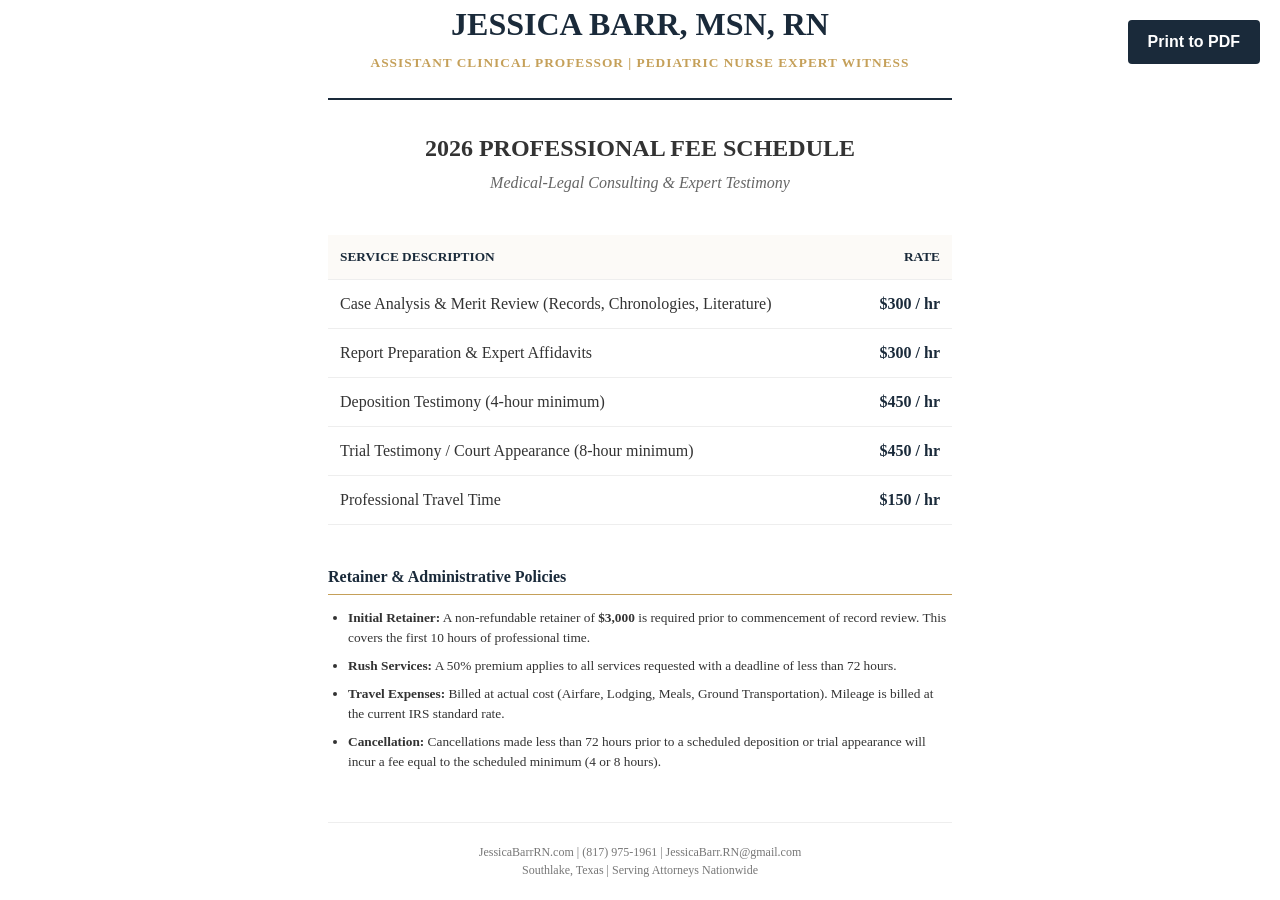
<file: fee-schedule-print.html>
<!DOCTYPE html>
<html lang="en">
<head>
    <meta charset="UTF-8">
    <title>2026 Professional Fee Schedule - Jessica Barr, MSN, RN</title>
    <style>
        @page {
            size: letter;
            margin: 1in;
        }
        body {
            font-family: 'Times New Roman', serif;
            line-height: 1.5;
            color: #333;
            max-width: 6.5in;
            margin: 0 auto;
            background: white;
        }
        .header {
            text-align: center;
            border-bottom: 2px solid #1a2a3a;
            padding-bottom: 20px;
            margin-bottom: 30px;
        }
        .header h1 {
            font-size: 24pt;
            margin: 0;
            color: #1a2a3a;
            font-family: serif;
        }
        .header p {
            margin: 5px 0;
            font-size: 10pt;
            text-transform: uppercase;
            letter-spacing: 1px;
            color: #c5a059;
            font-weight: bold;
        }
        .title-box {
            text-align: center;
            margin-bottom: 40px;
        }
        .title-box h2 {
            font-size: 18pt;
            margin-bottom: 5px;
            text-transform: uppercase;
        }
        .title-box span {
            font-style: italic;
            color: #666;
        }
        .table-section {
            margin-bottom: 40px;
        }
        table {
            width: 100%;
            border-collapse: collapse;
            margin-bottom: 20px;
        }
        th, td {
            text-align: left;
            padding: 12px;
            border-bottom: 1px solid #eee;
        }
        th {
            background: #fcfaf7;
            color: #1a2a3a;
            font-size: 10pt;
            text-transform: uppercase;
        }
        .rate {
            text-align: right;
            font-weight: bold;
            color: #1a2a3a;
        }
        .policy-section h3 {
            font-size: 12pt;
            margin-bottom: 10px;
            color: #1a2a3a;
            border-bottom: 1px solid #c5a059;
            padding-bottom: 5px;
        }
        .policy-list {
            font-size: 10pt;
            padding-left: 20px;
        }
        .policy-list li {
            margin-bottom: 8px;
        }
        .footer {
            margin-top: 50px;
            padding-top: 20px;
            border-top: 1px solid #eee;
            font-size: 9pt;
            color: #777;
            text-align: center;
        }
        /* Print Adjustments */
        @media print {
            .no-print { display: none; }
            body { margin: 0; padding: 0; }
        }
        .btn-print {
            position: fixed;
            top: 20px;
            right: 20px;
            background: #1a2a3a;
            color: white;
            padding: 10px 20px;
            text-decoration: none;
            border-radius: 4px;
            font-weight: bold;
            font-family: sans-serif;
        }
    </style>
</head>
<body>
    <a href="javascript:window.print()" class="btn-print no-print">Print to PDF</a>

    <div class="header">
        <h1>JESSICA BARR, MSN, RN</h1>
        <p>Assistant Clinical Professor | Pediatric Nurse Expert Witness</p>
    </div>

    <div class="title-box">
        <h2>2026 Professional Fee Schedule</h2>
        <span>Medical-Legal Consulting & Expert Testimony</span>
    </div>

    <div class="table-section">
        <table>
            <thead>
                <tr>
                    <th>Service Description</th>
                    <th class="rate">Rate</th>
                </tr>
            </thead>
            <tbody>
                <tr>
                    <td>Case Analysis & Merit Review (Records, Chronologies, Literature)</td>
                    <td class="rate">$300 / hr</td>
                </tr>
                <tr>
                    <td>Report Preparation & Expert Affidavits</td>
                    <td class="rate">$300 / hr</td>
                </tr>
                <tr>
                    <td>Deposition Testimony (4-hour minimum)</td>
                    <td class="rate">$450 / hr</td>
                </tr>
                <tr>
                    <td>Trial Testimony / Court Appearance (8-hour minimum)</td>
                    <td class="rate">$450 / hr</td>
                </tr>
                <tr>
                    <td>Professional Travel Time</td>
                    <td class="rate">$150 / hr</td>
                </tr>
            </tbody>
        </table>
    </div>

    <div class="policy-section">
        <h3>Retainer & Administrative Policies</h3>
        <ul class="policy-list">
            <li><strong>Initial Retainer:</strong> A non-refundable retainer of <strong>$3,000</strong> is required prior to commencement of record review. This covers the first 10 hours of professional time.</li>
            <li><strong>Rush Services:</strong> A 50% premium applies to all services requested with a deadline of less than 72 hours.</li>
            <li><strong>Travel Expenses:</strong> Billed at actual cost (Airfare, Lodging, Meals, Ground Transportation). Mileage is billed at the current IRS standard rate.</li>
            <li><strong>Cancellation:</strong> Cancellations made less than 72 hours prior to a scheduled deposition or trial appearance will incur a fee equal to the scheduled minimum (4 or 8 hours).</li>
        </ul>
    </div>

    <div class="footer">
        JessicaBarrRN.com | (817) 975-1961 | JessicaBarr.RN@gmail.com<br>
        Southlake, Texas | Serving Attorneys Nationwide
    </div>
</body>
</html>
</file>
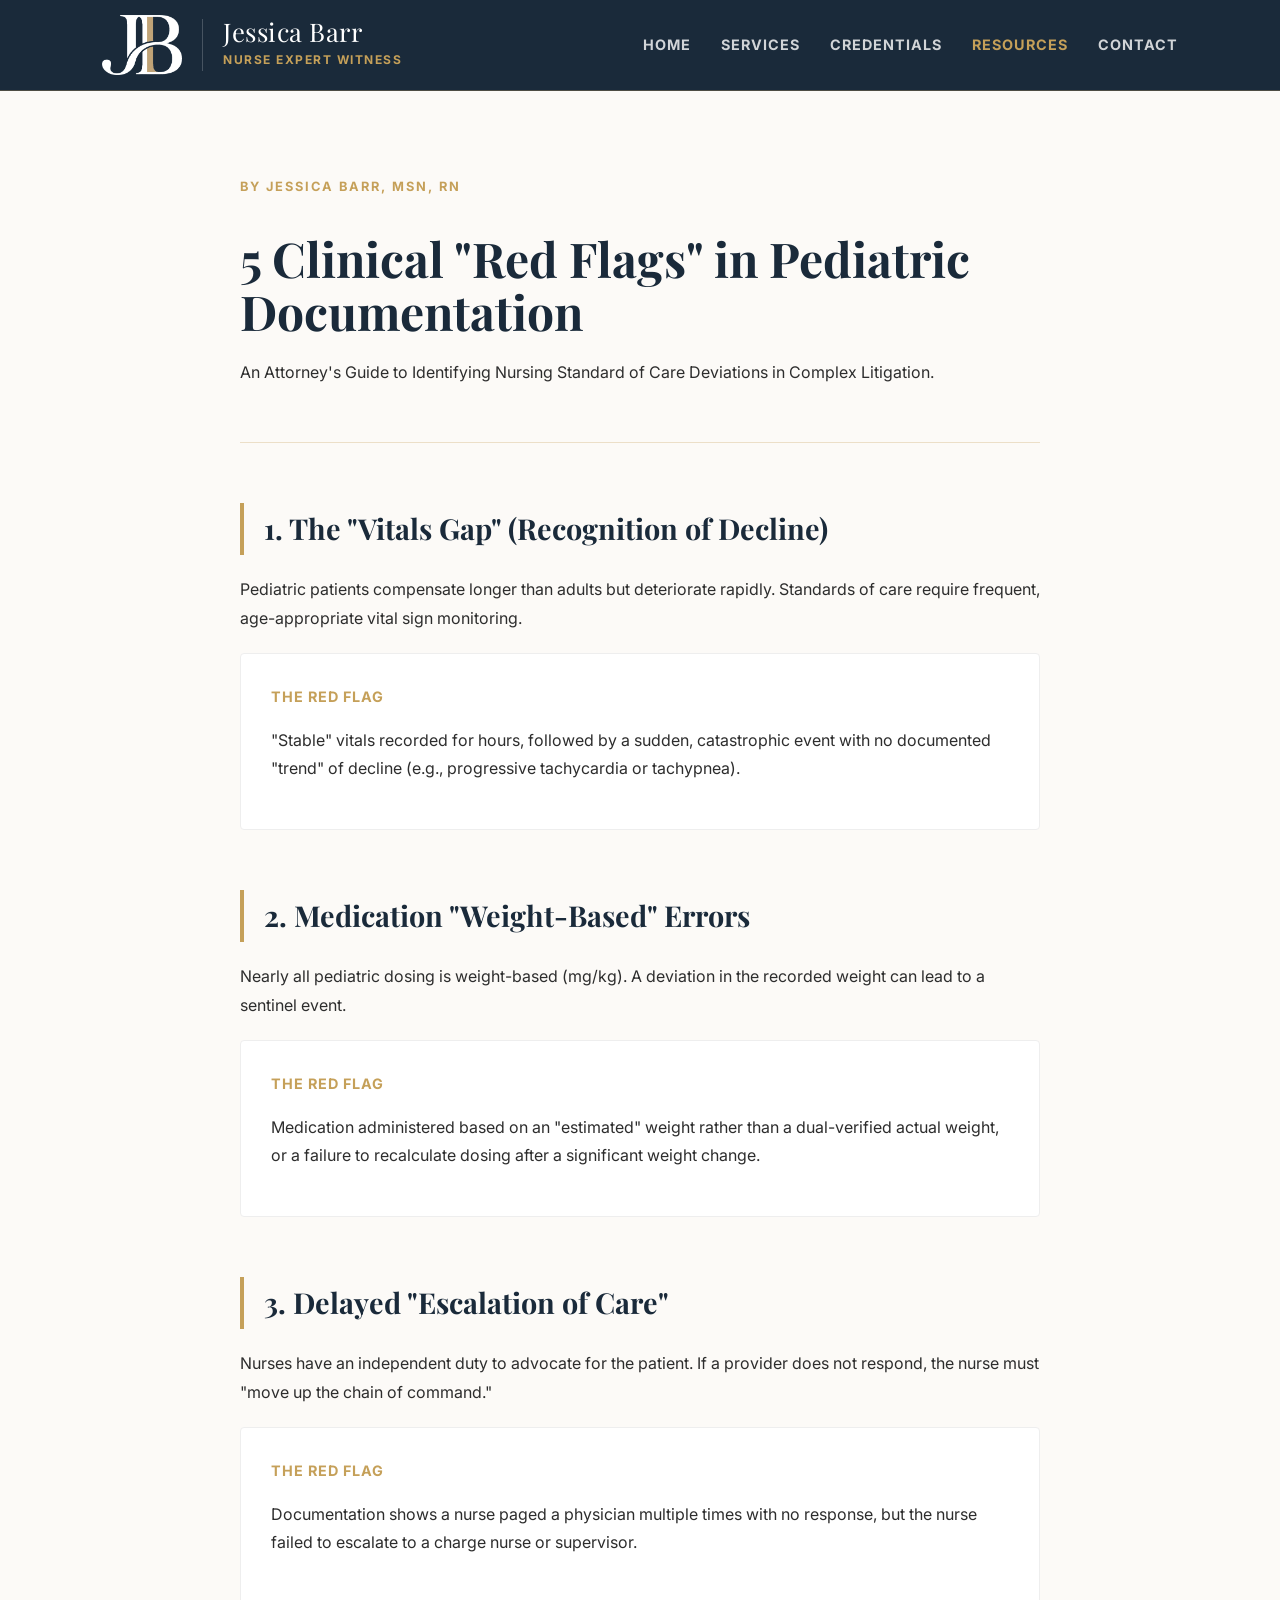
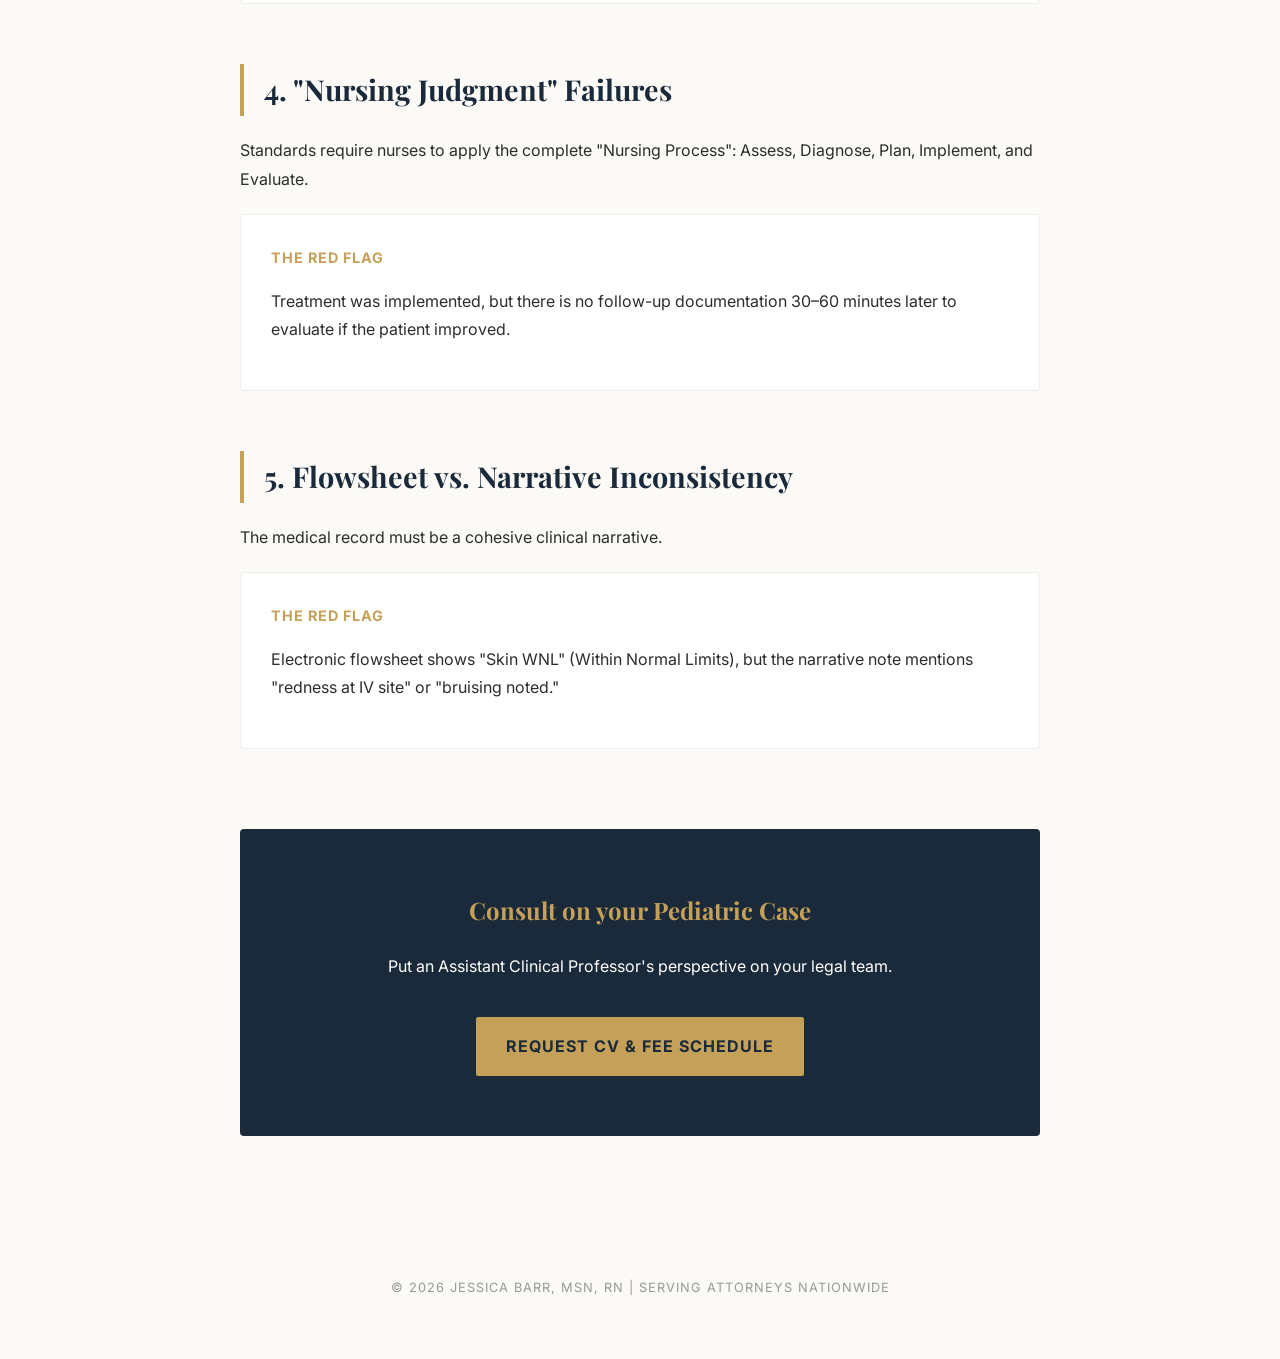
<file: pediatric-red-flags.html>
<!DOCTYPE html>
<html lang="en">
<head>
    <meta charset="UTF-8">
    <meta name="viewport" content="width=device-width, initial-scale=1.0">
    <title>5 Clinical Red Flags | Pediatric Nursing Insights | Jessica Barr, MSN, RN</title>
    <link rel="canonical" href="https://jessicabarrrn.com/pediatric-red-flags.html">
    <link rel="icon" type="image/png" sizes="192x192" href="favicon.png">
    <link rel="apple-touch-icon" href="favicon.png">
    <meta name="description" content="An Attorney's Guide to Nursing Standard of Care Deviations: 5 Clinical Red Flags in Pediatric Documentation by Assistant Clinical Professor Jessica Barr, MSN, RN.">
    <!-- 2026 Editorial Typography -->
    <link href="https://fonts.googleapis.com/css2?family=Inter:wght@400;700&family=Playfair+Display:wght@700;800;900&display=swap" rel="stylesheet">
    <style>
        :root {
            --navy: #1a2a3a;
            --navy-dark: #121d28;
            --gold: #c5a059;
            --parchment: #fcfaf7;
            --text: #2d2d2d;
            --white: #ffffff;
        }

        body { background-color: var(--parchment); color: var(--text); font-family: 'Inter', sans-serif; margin: 0; padding: 0; line-height: 1.8; }

        /* SITE-WIDE SHARED HEADER */
        .site-header { display: flex; align-items: center; justify-content: space-between; padding: 15px 8%; background: var(--navy); border-bottom: 1px solid rgba(197, 160, 89, 0.3); position: sticky; top: 0; z-index: 1000; box-sizing: border-box; width: 100%; }
        .header-brand { display: flex; align-items: center; gap: 20px; text-decoration: none; }
        .logo-img { height: 60px; width: auto; }
        .logo-text-wrap { display: flex; flex-direction: column; border-left: 1px solid rgba(255,255,255,0.2); padding-left: 20px; }
        .brand-name { font-family: 'Playfair Display', serif; color: var(--white); font-size: 1.6rem; line-height: 1; margin-bottom: 4px; letter-spacing: 0.5px; }
        .brand-title { color: var(--gold); font-size: 0.75rem; text-transform: uppercase; font-weight: 700; letter-spacing: 1.5px; }
        .nav-links { display: flex; gap: 30px; }
        .nav-links a { text-decoration: none; color: rgba(255,255,255,0.8); font-size: 0.9rem; font-weight: 700; text-transform: uppercase; letter-spacing: 1px; transition: color 0.3s; }
        .nav-links a:hover { color: var(--gold); }

        .container { max-width: 800px; margin: 0 auto; padding: 80px 20px; }

        .article-header { border-bottom: 1px solid rgba(197, 160, 89, 0.3); padding-bottom: 40px; margin-bottom: 60px; }
        .article-header h1 { font-family: 'Playfair Display', serif; font-size: 3rem; color: var(--navy); line-height: 1.1; margin-bottom: 20px; }
        .author-line { color: var(--gold); font-weight: 700; text-transform: uppercase; letter-spacing: 2px; font-size: 0.8rem; }

        .point-section { margin-bottom: 60px; }
        .point-section h2 { font-family: 'Playfair Display', serif; color: var(--navy); font-size: 1.8rem; border-left: 4px solid var(--gold); padding-left: 20px; margin-bottom: 20px; }
        .insight-box { background: var(--white); border: 1px solid #eee; padding: 30px; margin-top: 20px; border-radius: 4px; }
        .insight-box h3 { margin-top: 0; font-size: 0.9rem; text-transform: uppercase; color: var(--gold); letter-spacing: 1px; }

        .final-cta { background: var(--navy); color: var(--white); padding: 60px; text-align: center; border-radius: 4px; margin-top: 80px; }
        .final-cta h2 { font-family: 'Playfair Display', serif; color: var(--gold); margin-top: 0; }
        .btn-gold { display: inline-block; background: var(--gold); color: var(--navy); padding: 15px 30px; text-decoration: none; font-weight: 700; text-transform: uppercase; letter-spacing: 1px; border-radius: 2px; margin-top: 20px; }

        footer { text-align: center; padding: 60px; color: #999; font-size: 0.8rem; letter-spacing: 1px; text-transform: uppercase; }

        @media (max-width: 768px) {
            .article-header h1 { font-size: 2.2rem; }
        }
    </style>
</head>
<body>
    <header class="site-header">
        <a href="index.html" class="header-brand">
            <img src="logo_2026_monogram_only.png" alt="JB Monogram" class="logo-img">
            <div class="logo-text-wrap">
                <span class="brand-name">Jessica Barr</span>
                <span class="brand-title">Nurse Expert Witness</span>
            </div>
        </a>
        <nav class="nav-links">
            <a href="index.html">Home</a>
            <a href="services.html">Services</a>
            <a href="credentials.html">Credentials</a>
            <a href="resources.html" style="color: var(--gold);">Resources</a>
            <a href="contact.html">Contact</a>
        </nav>
    </header>

    <div class="container">
        <div class="article-header">
            <span class="author-line">By Jessica Barr, MSN, RN</span>
            <h1>5 Clinical "Red Flags" in Pediatric Documentation</h1>
            <p>An Attorney's Guide to Identifying Nursing Standard of Care Deviations in Complex Litigation.</p>
        </div>

        <section class="point-section">
            <h2>1. The "Vitals Gap" (Recognition of Decline)</h2>
            <p>Pediatric patients compensate longer than adults but deteriorate rapidly. Standards of care require frequent, age-appropriate vital sign monitoring.</p>
            <div class="insight-box">
                <h3>The Red Flag</h3>
                <p>"Stable" vitals recorded for hours, followed by a sudden, catastrophic event with no documented "trend" of decline (e.g., progressive tachycardia or tachypnea).</p>
            </div>
        </section>

        <section class="point-section">
            <h2>2. Medication "Weight-Based" Errors</h2>
            <p>Nearly all pediatric dosing is weight-based (mg/kg). A deviation in the recorded weight can lead to a sentinel event.</p>
            <div class="insight-box">
                <h3>The Red Flag</h3>
                <p>Medication administered based on an "estimated" weight rather than a dual-verified actual weight, or a failure to recalculate dosing after a significant weight change.</p>
            </div>
        </section>

        <section class="point-section">
            <h2>3. Delayed "Escalation of Care"</h2>
            <p>Nurses have an independent duty to advocate for the patient. If a provider does not respond, the nurse must "move up the chain of command."</p>
            <div class="insight-box">
                <h3>The Red Flag</h3>
                <p>Documentation shows a nurse paged a physician multiple times with no response, but the nurse failed to escalate to a charge nurse or supervisor.</p>
            </div>
        </section>

        <section class="point-section">
            <h2>4. "Nursing Judgment" Failures</h2>
            <p>Standards require nurses to apply the complete "Nursing Process": Assess, Diagnose, Plan, Implement, and Evaluate.</p>
            <div class="insight-box">
                <h3>The Red Flag</h3>
                <p>Treatment was implemented, but there is no follow-up documentation 30–60 minutes later to evaluate if the patient improved.</p>
            </div>
        </section>

        <section class="point-section">
            <h2>5. Flowsheet vs. Narrative Inconsistency</h2>
            <p>The medical record must be a cohesive clinical narrative.</p>
            <div class="insight-box">
                <h3>The Red Flag</h3>
                <p>Electronic flowsheet shows "Skin WNL" (Within Normal Limits), but the narrative note mentions "redness at IV site" or "bruising noted."</p>
            </div>
        </section>

        <div class="final-cta">
            <h2>Consult on your Pediatric Case</h2>
            <p>Put an Assistant Clinical Professor's perspective on your legal team.</p>
            <a href="contact.html" class="btn-gold">Request CV & Fee Schedule</a>
        </div>
    </div>

    <footer>
        &copy; 2026 Jessica Barr, MSN, RN | Serving Attorneys Nationwide
    </footer>
</body>
</html>
</file>
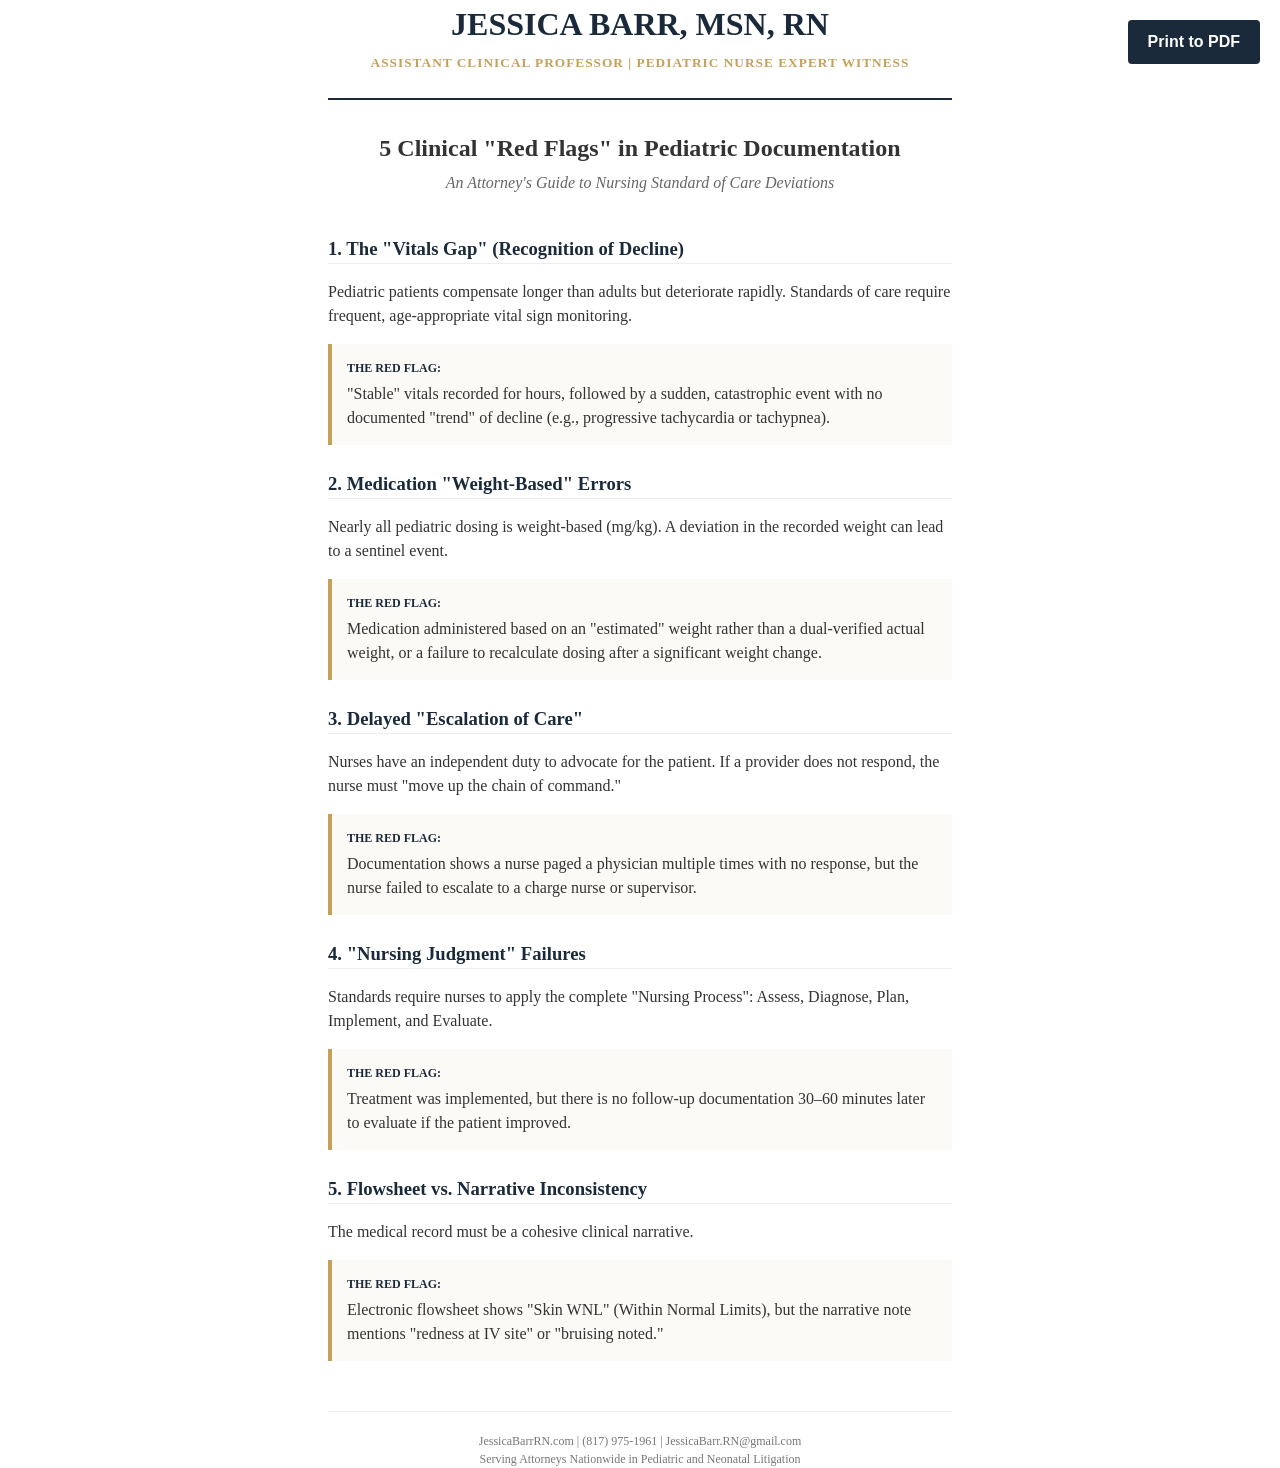
<file: red-flags-print.html>
<!DOCTYPE html>
<html lang="en">
<head>
    <meta charset="UTF-8">
    <title>Pediatric Nursing Red Flags Guide - Jessica Barr, MSN, RN</title>
    <style>
        @page {
            size: letter;
            margin: 1in;
        }
        body {
            font-family: 'Times New Roman', serif;
            line-height: 1.5;
            color: #333;
            max-width: 6.5in;
            margin: 0 auto;
            background: white;
        }
        .header {
            text-align: center;
            border-bottom: 2px solid #1a2a3a;
            padding-bottom: 20px;
            margin-bottom: 30px;
        }
        .header h1 {
            font-size: 24pt;
            margin: 0;
            color: #1a2a3a;
            font-family: serif;
        }
        .header p {
            margin: 5px 0;
            font-size: 10pt;
            text-transform: uppercase;
            letter-spacing: 1px;
            color: #c5a059;
            font-weight: bold;
        }
        .title-box {
            text-align: center;
            margin-bottom: 40px;
        }
        .title-box h2 {
            font-size: 18pt;
            margin-bottom: 5px;
        }
        .title-box span {
            font-style: italic;
            color: #666;
        }
        .point {
            margin-bottom: 25px;
            page-break-inside: avoid;
        }
        .point h3 {
            font-size: 14pt;
            margin-bottom: 5px;
            color: #1a2a3a;
            border-bottom: 1px solid #eee;
        }
        .red-flag {
            background: #fcfaf7;
            padding: 15px;
            border-left: 4px solid #c5a059;
            margin-top: 10px;
        }
        .red-flag strong {
            color: #1a2a3a;
            text-transform: uppercase;
            font-size: 9pt;
            display: block;
            margin-bottom: 5px;
        }
        .footer {
            margin-top: 50px;
            padding-top: 20px;
            border-top: 1px solid #eee;
            font-size: 9pt;
            color: #777;
            text-align: center;
        }
        /* Print Adjustments */
        @media print {
            .no-print { display: none; }
            body { margin: 0; padding: 0; }
        }
        .btn-print {
            position: fixed;
            top: 20px;
            right: 20px;
            background: #1a2a3a;
            color: white;
            padding: 10px 20px;
            text-decoration: none;
            border-radius: 4px;
            font-weight: bold;
            font-family: sans-serif;
        }
    </style>
</head>
<body>
    <a href="javascript:window.print()" class="btn-print no-print">Print to PDF</a>

    <div class="header">
        <h1>JESSICA BARR, MSN, RN</h1>
        <p>Assistant Clinical Professor | Pediatric Nurse Expert Witness</p>
    </div>

    <div class="title-box">
        <h2>5 Clinical "Red Flags" in Pediatric Documentation</h2>
        <span>An Attorney's Guide to Nursing Standard of Care Deviations</span>
    </div>

    <div class="point">
        <h3>1. The "Vitals Gap" (Recognition of Decline)</h3>
        <p>Pediatric patients compensate longer than adults but deteriorate rapidly. Standards of care require frequent, age-appropriate vital sign monitoring.</p>
        <div class="red-flag">
            <strong>The Red Flag:</strong>
            "Stable" vitals recorded for hours, followed by a sudden, catastrophic event with no documented "trend" of decline (e.g., progressive tachycardia or tachypnea).
        </div>
    </div>

    <div class="point">
        <h3>2. Medication "Weight-Based" Errors</h3>
        <p>Nearly all pediatric dosing is weight-based (mg/kg). A deviation in the recorded weight can lead to a sentinel event.</p>
        <div class="red-flag">
            <strong>The Red Flag:</strong>
            Medication administered based on an "estimated" weight rather than a dual-verified actual weight, or a failure to recalculate dosing after a significant weight change.
        </div>
    </div>

    <div class="point">
        <h3>3. Delayed "Escalation of Care"</h3>
        <p>Nurses have an independent duty to advocate for the patient. If a provider does not respond, the nurse must "move up the chain of command."</p>
        <div class="red-flag">
            <strong>The Red Flag:</strong>
            Documentation shows a nurse paged a physician multiple times with no response, but the nurse failed to escalate to a charge nurse or supervisor.
        </div>
    </div>

    <div class="point">
        <h3>4. "Nursing Judgment" Failures</h3>
        <p>Standards require nurses to apply the complete "Nursing Process": Assess, Diagnose, Plan, Implement, and Evaluate.</p>
        <div class="red-flag">
            <strong>The Red Flag:</strong>
            Treatment was implemented, but there is no follow-up documentation 30–60 minutes later to evaluate if the patient improved.
        </div>
    </div>

    <div class="point">
        <h3>5. Flowsheet vs. Narrative Inconsistency</h3>
        <p>The medical record must be a cohesive clinical narrative.</p>
        <div class="red-flag">
            <strong>The Red Flag:</strong>
            Electronic flowsheet shows "Skin WNL" (Within Normal Limits), but the narrative note mentions "redness at IV site" or "bruising noted."
        </div>
    </div>

    <div class="footer">
        JessicaBarrRN.com | (817) 975-1961 | JessicaBarr.RN@gmail.com<br>
        Serving Attorneys Nationwide in Pediatric and Neonatal Litigation
    </div>
</body>
</html>
</file>
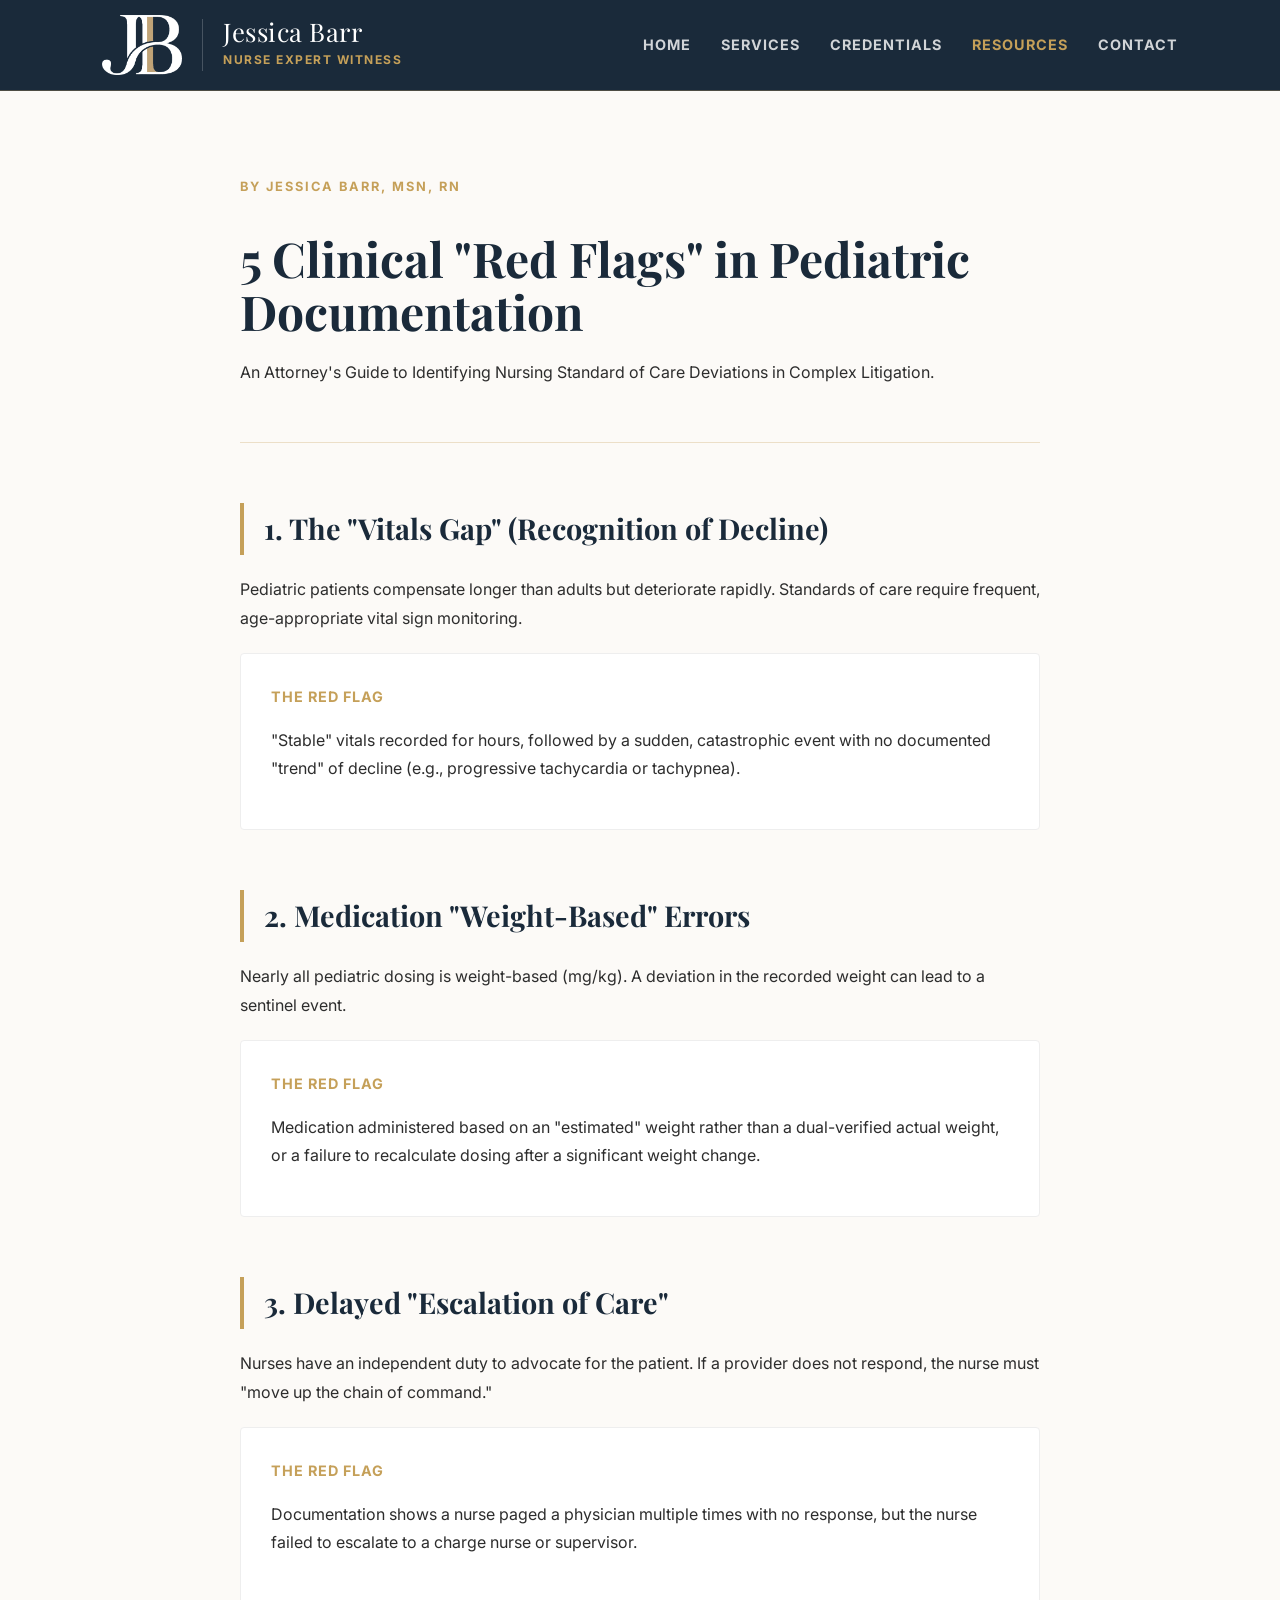
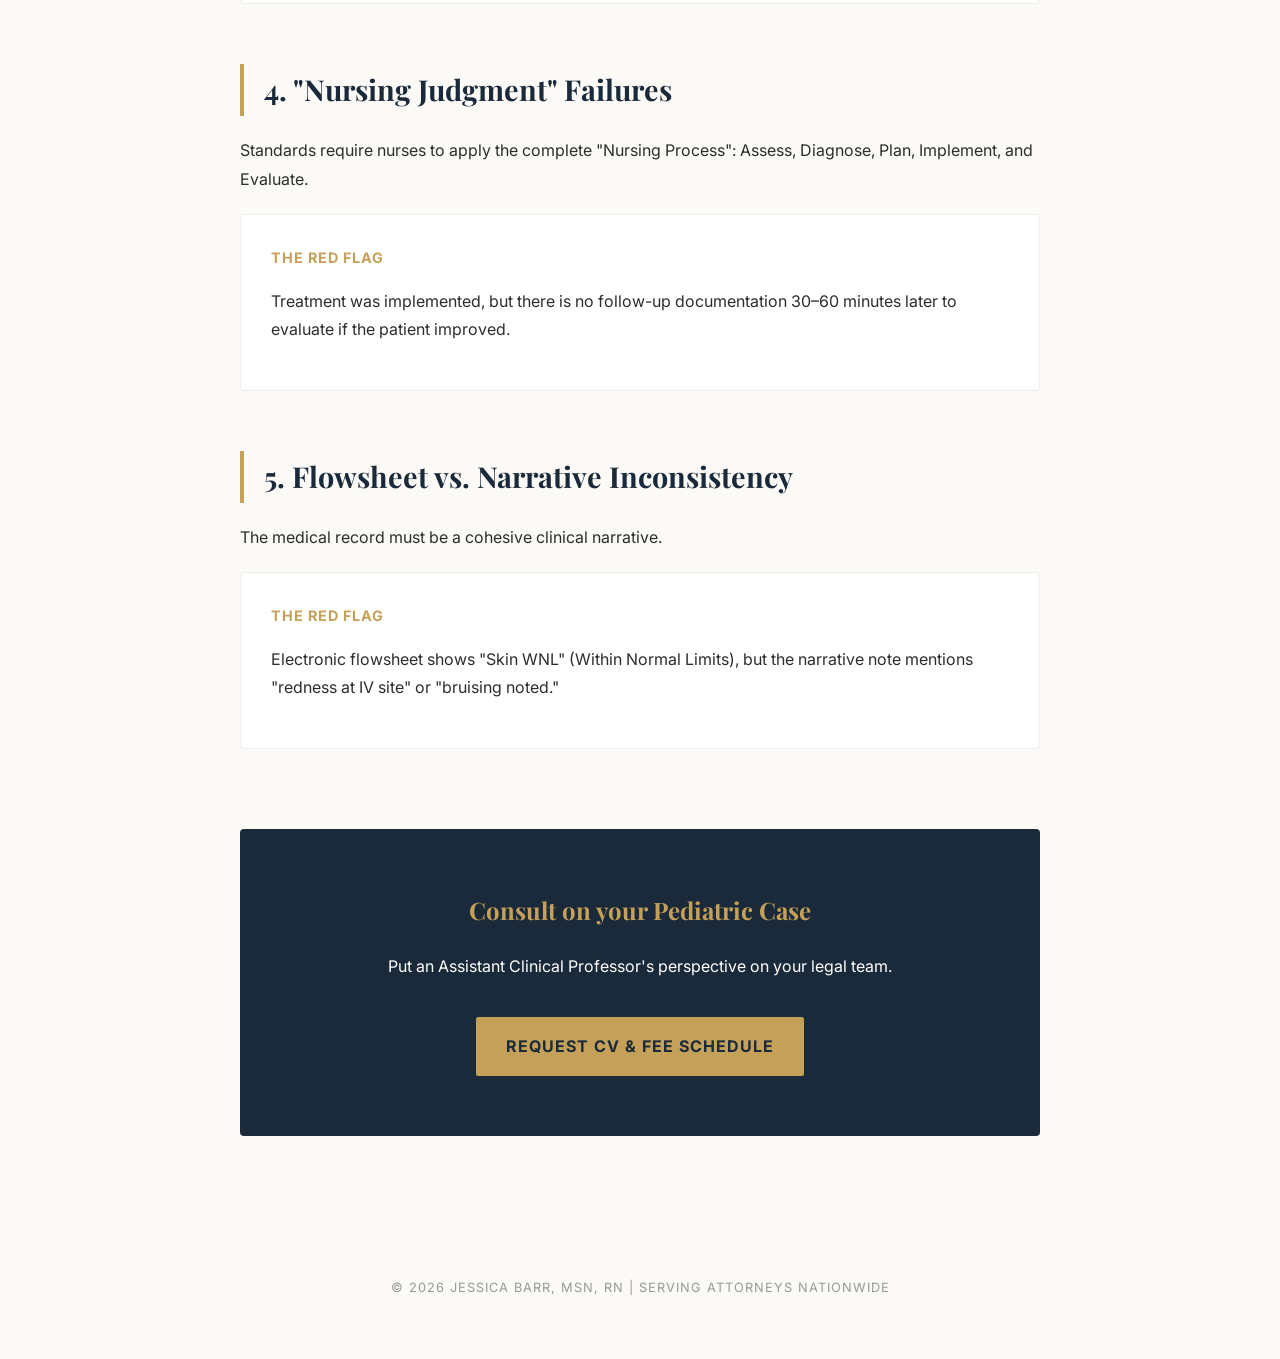
<file: red-flags.html>
<!DOCTYPE html>
<html lang="en">
<head>
    <meta charset="UTF-8">
    <meta name="viewport" content="width=device-width, initial-scale=1.0">
    <title>5 Clinical Red Flags | Pediatric Nursing Insights | Jessica Barr, MSN, RN</title>
    <link rel="canonical" href="https://jessicabarrrn.com/resources/red-flags.html">
    <link rel="icon" type="image/png" sizes="192x192" href="../favicon.png">
    <link rel="apple-touch-icon" href="../favicon.png">
    <meta name="description" content="An Attorney's Guide to Nursing Standard of Care Deviations: 5 Clinical Red Flags in Pediatric Documentation by Assistant Clinical Professor Jessica Barr, MSN, RN.">
    <!-- 2026 Editorial Typography -->
    <link href="https://fonts.googleapis.com/css2?family=Inter:wght@400;700&family=Playfair+Display:wght@700;800;900&display=swap" rel="stylesheet">
    <style>
        :root {
            --navy: #1a2a3a;
            --navy-dark: #121d28;
            --gold: #c5a059;
            --parchment: #fcfaf7;
            --text: #2d2d2d;
            --white: #ffffff;
        }

        body { background-color: var(--parchment); color: var(--text); font-family: 'Inter', sans-serif; margin: 0; padding: 0; line-height: 1.8; }

        /* SITE-WIDE SHARED HEADER */
        .site-header { display: flex; align-items: center; justify-content: space-between; padding: 15px 8%; background: var(--navy); border-bottom: 1px solid rgba(197, 160, 89, 0.3); position: sticky; top: 0; z-index: 1000; box-sizing: border-box; width: 100%; }
        .header-brand { display: flex; align-items: center; gap: 20px; text-decoration: none; }
        .logo-img { height: 60px; width: auto; }
        .logo-text-wrap { display: flex; flex-direction: column; border-left: 1px solid rgba(255,255,255,0.2); padding-left: 20px; }
        .brand-name { font-family: 'Playfair Display', serif; color: var(--white); font-size: 1.6rem; line-height: 1; margin-bottom: 4px; letter-spacing: 0.5px; }
        .brand-title { color: var(--gold); font-size: 0.75rem; text-transform: uppercase; font-weight: 700; letter-spacing: 1.5px; }
        .nav-links { display: flex; gap: 30px; }
        .nav-links a { text-decoration: none; color: rgba(255,255,255,0.8); font-size: 0.9rem; font-weight: 700; text-transform: uppercase; letter-spacing: 1px; transition: color 0.3s; }
        .nav-links a:hover { color: var(--gold); }

        .container { max-width: 800px; margin: 0 auto; padding: 80px 20px; }

        .article-header { border-bottom: 1px solid rgba(197, 160, 89, 0.3); padding-bottom: 40px; margin-bottom: 60px; }
        .article-header h1 { font-family: 'Playfair Display', serif; font-size: 3rem; color: var(--navy); line-height: 1.1; margin-bottom: 20px; }
        .author-line { color: var(--gold); font-weight: 700; text-transform: uppercase; letter-spacing: 2px; font-size: 0.8rem; }

        .point-section { margin-bottom: 60px; }
        .point-section h2 { font-family: 'Playfair Display', serif; color: var(--navy); font-size: 1.8rem; border-left: 4px solid var(--gold); padding-left: 20px; margin-bottom: 20px; }
        .insight-box { background: var(--white); border: 1px solid #eee; padding: 30px; margin-top: 20px; border-radius: 4px; }
        .insight-box h3 { margin-top: 0; font-size: 0.9rem; text-transform: uppercase; color: var(--gold); letter-spacing: 1px; }

        .final-cta { background: var(--navy); color: var(--white); padding: 60px; text-align: center; border-radius: 4px; margin-top: 80px; }
        .final-cta h2 { font-family: 'Playfair Display', serif; color: var(--gold); margin-top: 0; }
        .btn-gold { display: inline-block; background: var(--gold); color: var(--navy); padding: 15px 30px; text-decoration: none; font-weight: 700; text-transform: uppercase; letter-spacing: 1px; border-radius: 2px; margin-top: 20px; }

        footer { text-align: center; padding: 60px; color: #999; font-size: 0.8rem; letter-spacing: 1px; text-transform: uppercase; }

        @media (max-width: 768px) {
            .article-header h1 { font-size: 2.2rem; }
        }
    </style>
</head>
<body>
    <header class="site-header">
        <a href="../index.html" class="header-brand">
            <img src="../logo_2026_monogram_only.png" alt="JB Monogram" class="logo-img">
            <div class="logo-text-wrap">
                <span class="brand-name">Jessica Barr</span>
                <span class="brand-title">Nurse Expert Witness</span>
            </div>
        </a>
        <nav class="nav-links">
            <a href="../index.html">Home</a>
            <a href="../services.html">Services</a>
            <a href="../credentials.html">Credentials</a>
            <a href="../resources.html" style="color: var(--gold);">Resources</a>
            <a href="../contact.html">Contact</a>
        </nav>
    </header>

    <div class="container">
        <div class="article-header">
            <span class="author-line">By Jessica Barr, MSN, RN</span>
            <h1>5 Clinical "Red Flags" in Pediatric Documentation</h1>
            <p>An Attorney's Guide to Identifying Nursing Standard of Care Deviations in Complex Litigation.</p>
        </div>

        <section class="point-section">
            <h2>1. The "Vitals Gap" (Recognition of Decline)</h2>
            <p>Pediatric patients compensate longer than adults but deteriorate rapidly. Standards of care require frequent, age-appropriate vital sign monitoring.</p>
            <div class="insight-box">
                <h3>The Red Flag</h3>
                <p>"Stable" vitals recorded for hours, followed by a sudden, catastrophic event with no documented "trend" of decline (e.g., progressive tachycardia or tachypnea).</p>
            </div>
        </section>

        <section class="point-section">
            <h2>2. Medication "Weight-Based" Errors</h2>
            <p>Nearly all pediatric dosing is weight-based (mg/kg). A deviation in the recorded weight can lead to a sentinel event.</p>
            <div class="insight-box">
                <h3>The Red Flag</h3>
                <p>Medication administered based on an "estimated" weight rather than a dual-verified actual weight, or a failure to recalculate dosing after a significant weight change.</p>
            </div>
        </section>

        <section class="point-section">
            <h2>3. Delayed "Escalation of Care"</h2>
            <p>Nurses have an independent duty to advocate for the patient. If a provider does not respond, the nurse must "move up the chain of command."</p>
            <div class="insight-box">
                <h3>The Red Flag</h3>
                <p>Documentation shows a nurse paged a physician multiple times with no response, but the nurse failed to escalate to a charge nurse or supervisor.</p>
            </div>
        </section>

        <section class="point-section">
            <h2>4. "Nursing Judgment" Failures</h2>
            <p>Standards require nurses to apply the complete "Nursing Process": Assess, Diagnose, Plan, Implement, and Evaluate.</p>
            <div class="insight-box">
                <h3>The Red Flag</h3>
                <p>Treatment was implemented, but there is no follow-up documentation 30–60 minutes later to evaluate if the patient improved.</p>
            </div>
        </section>

        <section class="point-section">
            <h2>5. Flowsheet vs. Narrative Inconsistency</h2>
            <p>The medical record must be a cohesive clinical narrative.</p>
            <div class="insight-box">
                <h3>The Red Flag</h3>
                <p>Electronic flowsheet shows "Skin WNL" (Within Normal Limits), but the narrative note mentions "redness at IV site" or "bruising noted."</p>
            </div>
        </section>

        <div class="final-cta">
            <h2>Consult on your Pediatric Case</h2>
            <p>Put an Assistant Clinical Professor's perspective on your legal team.</p>
            <a href="../contact.html" class="btn-gold">Request CV & Fee Schedule</a>
        </div>
    </div>

    <footer>
        &copy; 2026 Jessica Barr, MSN, RN | Serving Attorneys Nationwide
    </footer>
</body>
</html>
</file>
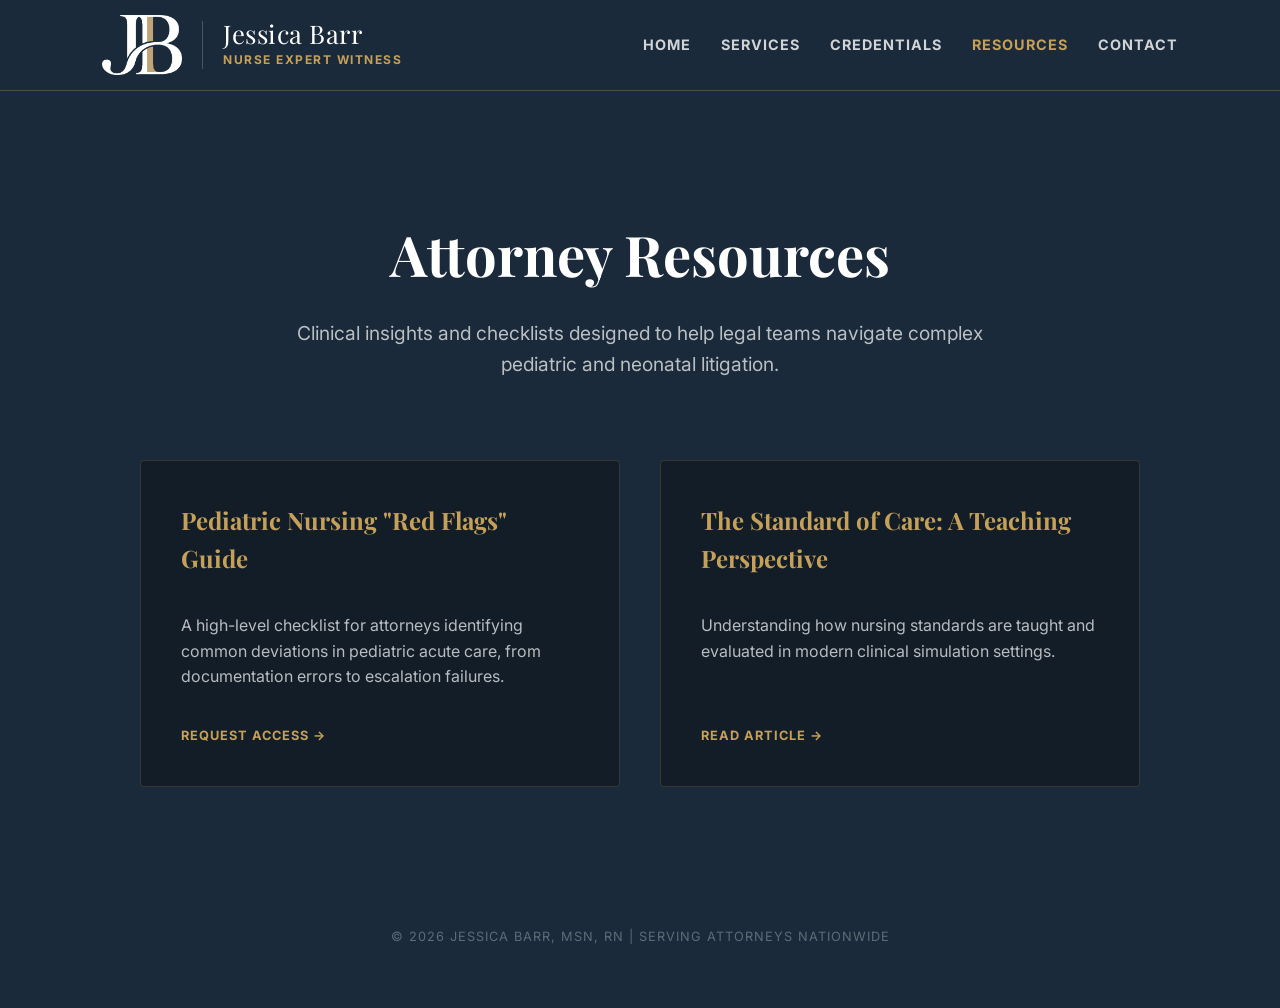
<file: resources.html>
<!DOCTYPE html>
<html lang="en">
<head>
    <meta charset="UTF-8">
    <meta name="viewport" content="width=device-width, initial-scale=1.0">
    <title>Attorney Resources | Pediatric Nursing Insights | Jessica Barr, MSN, RN</title>
    <link rel="canonical" href="https://jessicabarrrn.com/resources.html">
    <link rel="icon" type="image/png" sizes="192x192" href="favicon.png">
    <link rel="apple-touch-icon" href="favicon.png">
    <meta name="description" content="Access clinical insights, red flag guides, and attorney resources for pediatric litigation from Assistant Clinical Professor Jessica Barr, MSN, RN.">
    <!-- 2026 Editorial Typography -->
    <link href="https://fonts.googleapis.com/css2?family=Inter:wght@400;700&family=Playfair+Display:wght@700;800;900&display=swap" rel="stylesheet">
    <style>
        :root {
            --navy: #1a2a3a;
            --navy-dark: #121d28;
            --gold: #c5a059;
            --parchment: #fcfaf7;
            --text: #2d2d2d;
            --white: #ffffff;
            --white-fade: rgba(255, 255, 255, 0.7);
        }

        body { background-color: var(--navy); color: var(--white); font-family: 'Inter', sans-serif; margin: 0; padding: 0; line-height: 1.6; }

        /* SITE-WIDE SHARED HEADER */
        .site-header { display: flex; align-items: center; justify-content: space-between; padding: 15px 8%; background: var(--navy); border-bottom: 1px solid rgba(197, 160, 89, 0.3); position: sticky; top: 0; z-index: 1000; box-sizing: border-box; width: 100%; }
        .header-brand { display: flex; align-items: center; gap: 20px; text-decoration: none; }
        .logo-img { height: 60px; width: auto; }
        .logo-text-wrap { display: flex; flex-direction: column; border-left: 1px solid rgba(255,255,255,0.2); padding-left: 20px; }
        .brand-name { font-family: 'Playfair Display', serif; color: var(--white); font-size: 1.6rem; line-height: 1; margin-bottom: 4px; letter-spacing: 0.5px; }
        .brand-title { color: var(--gold); font-size: 0.75rem; text-transform: uppercase; font-weight: 700; letter-spacing: 1.5px; }
        .nav-links { display: flex; gap: 30px; }
        .nav-links a { text-decoration: none; color: rgba(255,255,255,0.8); font-size: 0.9rem; font-weight: 700; text-transform: uppercase; letter-spacing: 1px; transition: color 0.3s; }
        .nav-links a:hover { color: var(--gold); }

        .container { max-width: 1000px; margin: 0 auto; padding: 80px 20px; }

        .page-header { text-align: center; margin-bottom: 80px; }
        .page-header h1 { font-family: 'Playfair Display', serif; font-size: 3.5rem; margin-bottom: 20px; }
        .page-header p { font-size: 1.2rem; color: var(--white-fade); max-width: 700px; margin: 0 auto; }

        .resource-grid { display: grid; grid-template-columns: 1fr 1fr; gap: 40px; }
        
        .resource-card {
            background: var(--navy-dark);
            border: 1px solid rgba(197, 160, 89, 0.2);
            padding: 40px;
            border-radius: 4px;
            transition: 0.3s;
            display: flex;
            flex-direction: column;
        }
        .resource-card:hover { border-color: var(--gold); transform: translateY(-5px); }
        .resource-card h2 { font-family: 'Playfair Display', serif; color: var(--gold); margin-top: 0; }
        .resource-card p { color: var(--white-fade); flex-grow: 1; }
        .resource-card .btn-small {
            display: inline-block;
            margin-top: 20px;
            color: var(--gold);
            text-decoration: none;
            font-weight: 700;
            text-transform: uppercase;
            font-size: 0.8rem;
            letter-spacing: 1px;
        }

        footer { text-align: center; padding: 60px; color: rgba(255,255,255,0.3); font-size: 0.8rem; letter-spacing: 1px; text-transform: uppercase; }

        @media (max-width: 768px) {
            .resource-grid { grid-template-columns: 1fr; }
            .page-header h1 { font-size: 2.5rem; }
        }
    </style>
</head>
<body>
    <header class="site-header">
        <a href="index.html" class="header-brand">
            <img src="logo_2026_monogram_only.png" alt="JB Monogram" class="logo-img">
            <div class="logo-text-wrap">
                <span class="brand-name">Jessica Barr</span>
                <span class="brand-title">Nurse Expert Witness</span>
            </div>
        </a>
        <nav class="nav-links">
            <a href="index.html">Home</a>
            <a href="services.html">Services</a>
            <a href="credentials.html">Credentials</a>
            <a href="resources.html" style="color: var(--gold);">Resources</a>
            <a href="contact.html">Contact</a>
        </nav>
    </header>

    <div class="container">
        <div class="page-header">
            <h1>Attorney Resources</h1>
            <p>Clinical insights and checklists designed to help legal teams navigate complex pediatric and neonatal litigation.</p>
        </div>

        <div class="resource-grid">
            <div class="resource-card">
                <h2>Pediatric Nursing "Red Flags" Guide</h2>
                <p>A high-level checklist for attorneys identifying common deviations in pediatric acute care, from documentation errors to escalation failures.</p>
                <a href="contact.html?subject=Red%20Flags%20Guide" class="btn-small">Request Access →</a>
            </div>

            <div class="resource-card">
                <h2>The Standard of Care: A Teaching Perspective</h2>
                <p>Understanding how nursing standards are taught and evaluated in modern clinical simulation settings.</p>
                <a href="teaching-perspective.html" class="btn-small">Read Article →</a>
            </div>
        </div>
    </div>

    <footer>
        &copy; 2026 Jessica Barr, MSN, RN | Serving Attorneys Nationwide
    </footer>
</body>
</html>
</file>
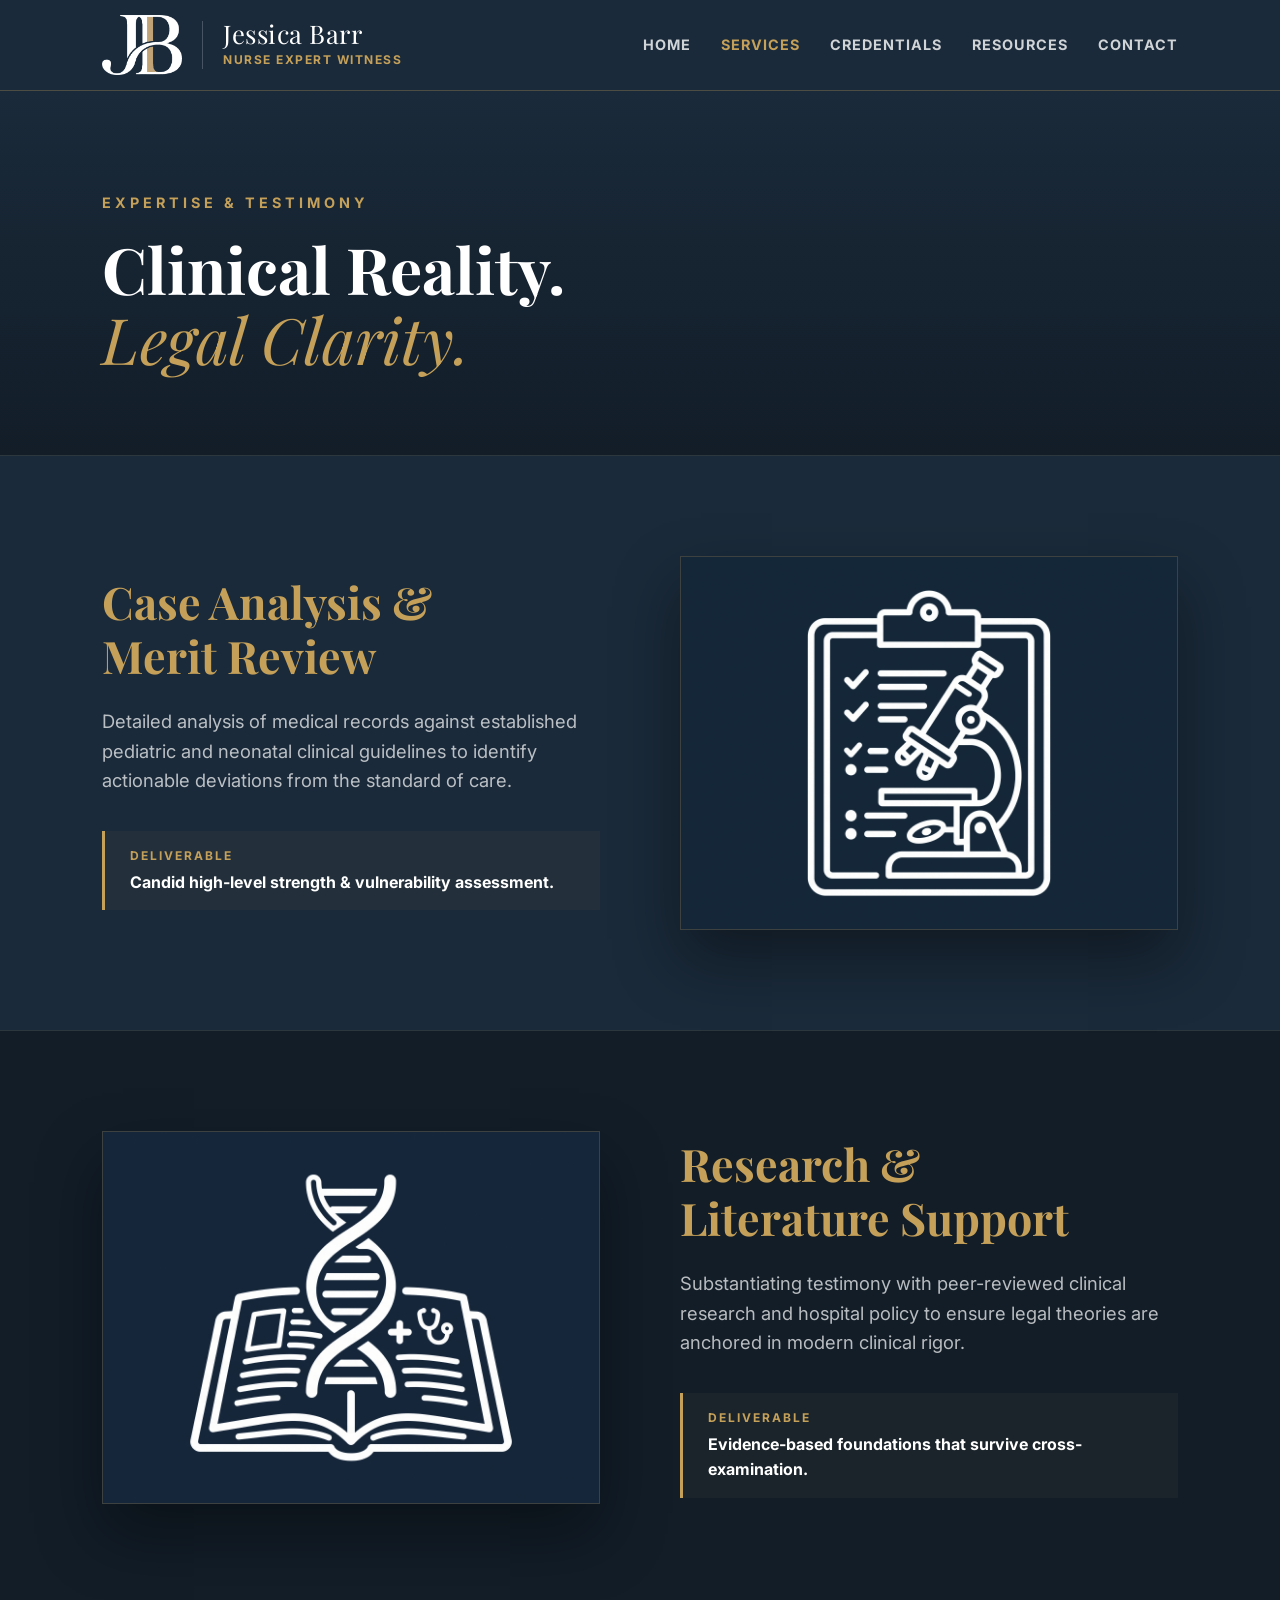
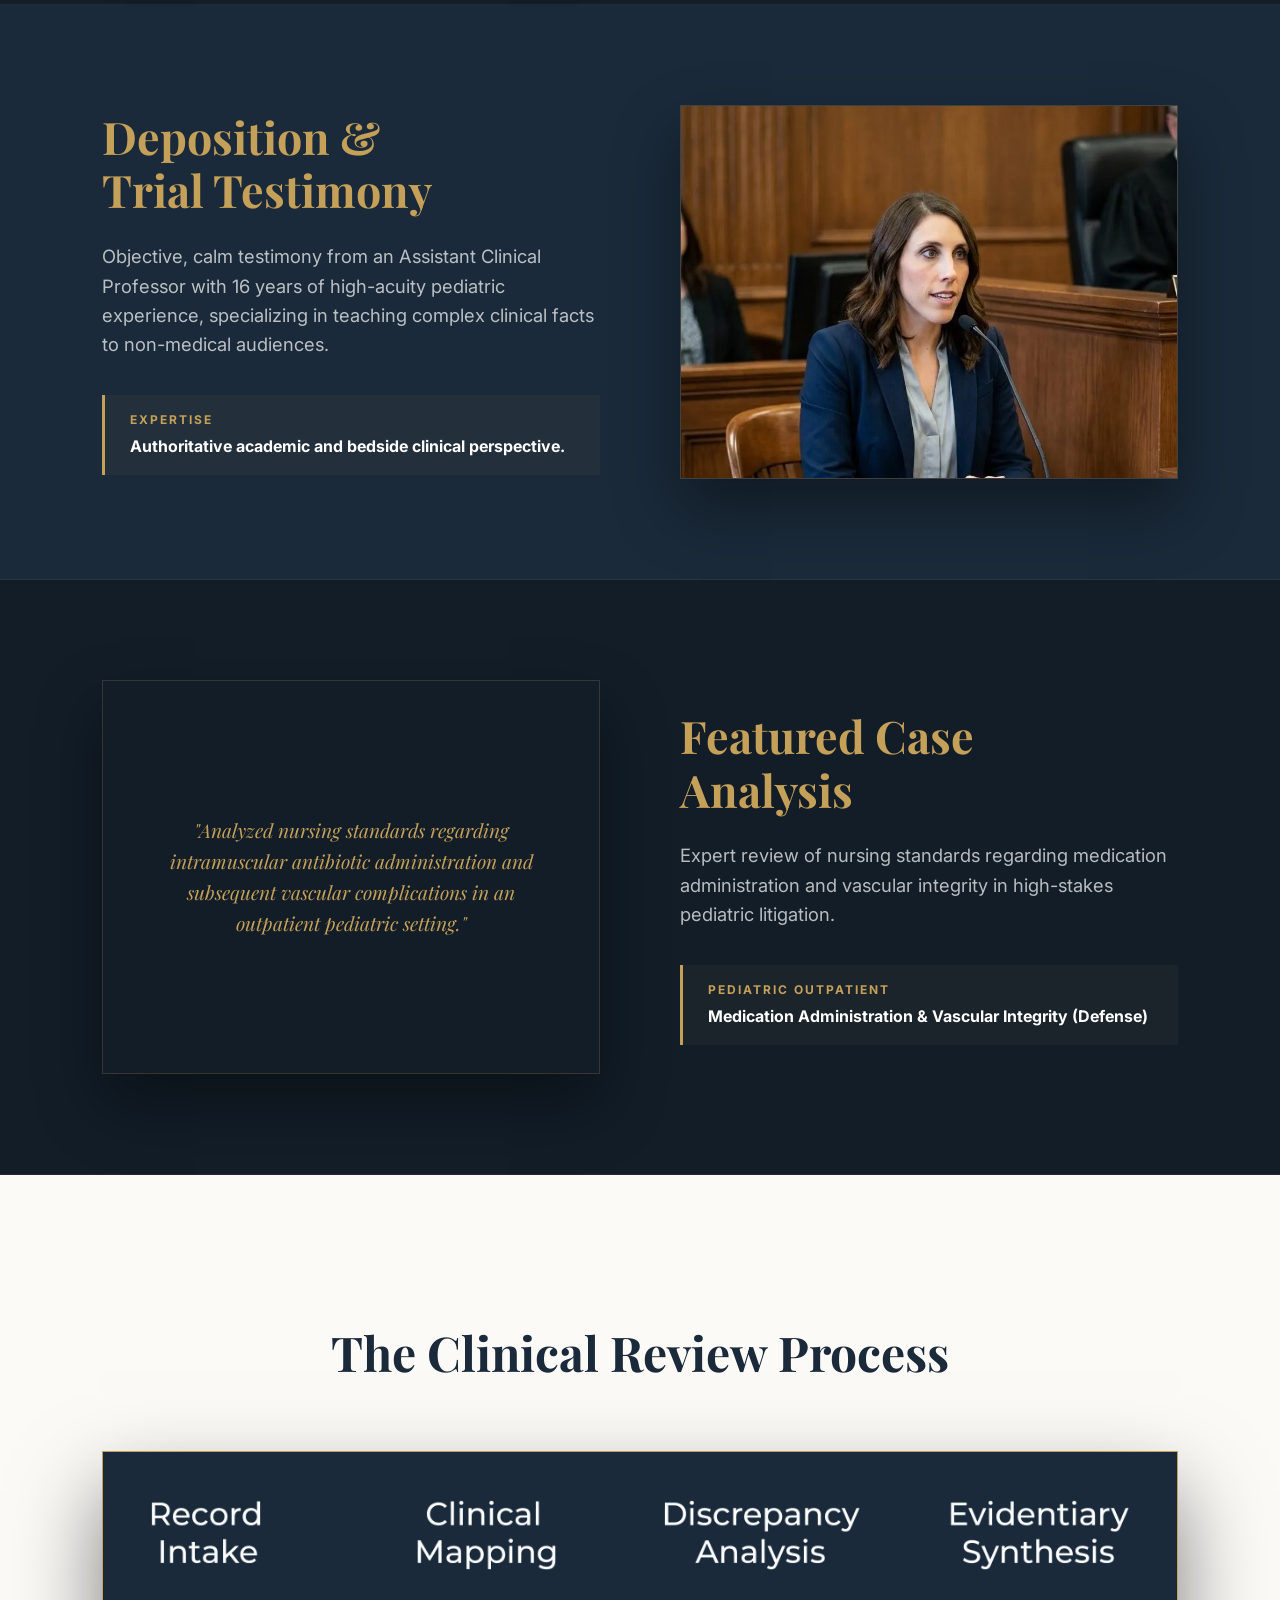
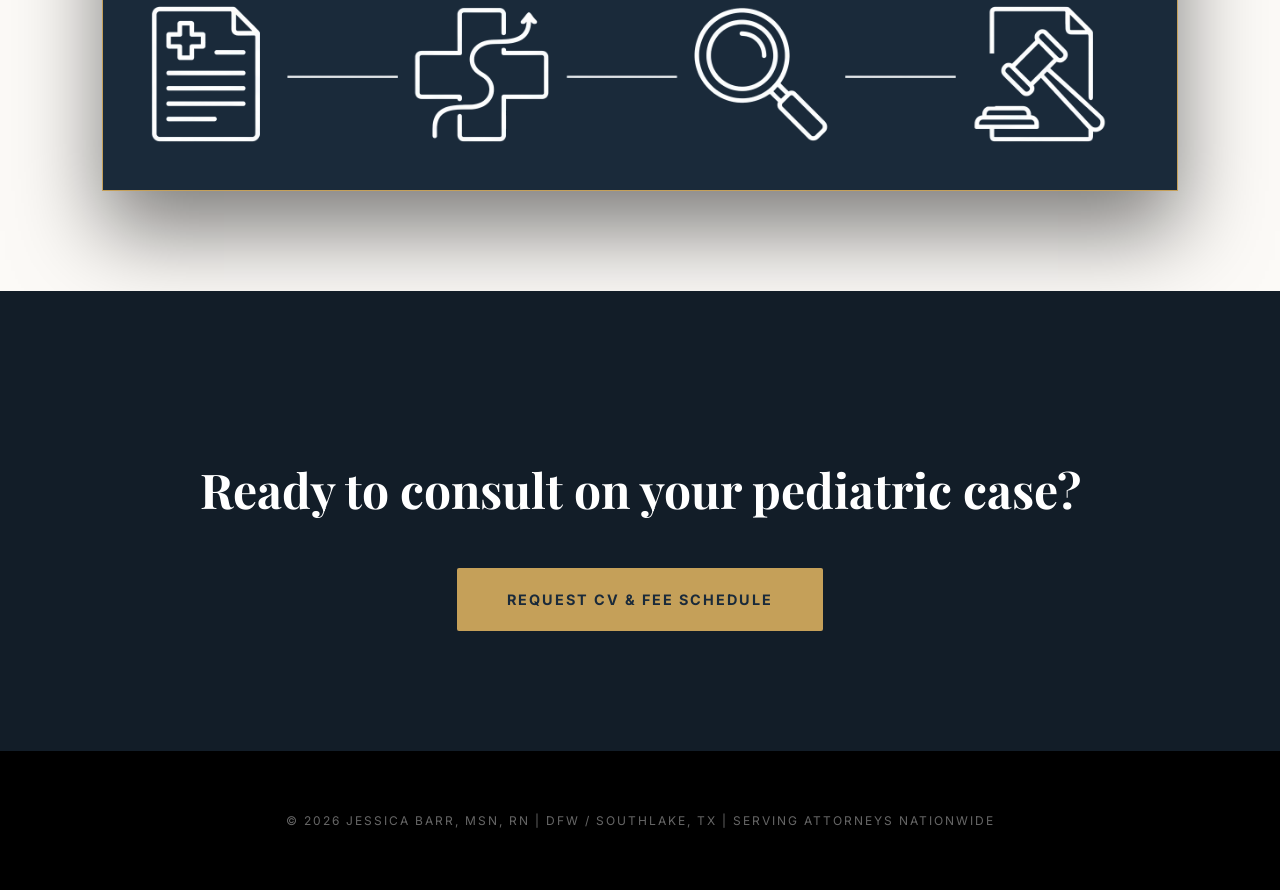
<file: services.html>
<!DOCTYPE html>
<html lang="en">
<head>
    <meta charset="UTF-8">
    <meta name="viewport" content="width=device-width, initial-scale=1.0">
    <title>Expert Services | Pediatric & Neonatal Nurse Expert | Jessica Barr, MSN, RN</title>
    <link rel="canonical" href="https://jessicabarrrn.com/services.html">
    <link rel="icon" type="image/png" sizes="192x192" href="favicon.png">
    <link rel="apple-touch-icon" href="favicon.png">
    <meta name="description" content="Expert witness services for pediatric and neonatal litigation in Texas. Specializing in merit review, standard of care analysis, and trial testimony for NICU and pediatric acute care cases.">
    <!-- 2026 Editorial Typography -->
    <link href="https://fonts.googleapis.com/css2?family=Inter:wght@400;700&family=Playfair+Display:wght@700;800;900&display=swap" rel="stylesheet">
    <style>
        :root {
            --navy: #1a2a3a;
            --navy-dark: #121d28;
            --gold: #c5a059;
            --parchment: #fcfaf7;
            --text: #2d2d2d;
            --white: #ffffff;
            --white-fade: rgba(255, 255, 255, 0.7);
        }

        body {
            background-color: var(--navy);
            color: var(--white);
            font-family: 'Inter', sans-serif;
            margin: 0;
            padding: 0;
            line-height: 1.6;
            -webkit-font-smoothing: antialiased;
        }

        /* SITE-WIDE SHARED HEADER */
        .site-header { display: flex; align-items: center; justify-content: space-between; padding: 15px 8%; background: var(--navy); border-bottom: 1px solid rgba(197, 160, 89, 0.3); position: sticky; top: 0; z-index: 1000; box-sizing: border-box; width: 100%; }
        .header-brand { display: flex; align-items: center; gap: 20px; text-decoration: none; }
        .logo-img { height: 60px; width: auto; }
        .logo-text-wrap { display: flex; flex-direction: column; border-left: 1px solid rgba(255,255,255,0.2); padding-left: 20px; }
        .brand-name { font-family: 'Playfair Display', serif; color: var(--white); font-size: 1.6rem; line-height: 1; margin-bottom: 4px; letter-spacing: 0.5px; }
        .brand-title { color: var(--gold); font-size: 0.75rem; text-transform: uppercase; font-weight: 700; letter-spacing: 1.5px; }
        .nav-links { display: flex; gap: 30px; }
        .nav-links a { text-decoration: none; color: rgba(255,255,255,0.8); font-size: 0.9rem; font-weight: 700; text-transform: uppercase; letter-spacing: 1px; transition: color 0.3s; }
        .nav-links a:hover { color: var(--gold); }

        /* HERO SECTION */
        .services-hero {
            padding: 100px 8% 80px;
            background: linear-gradient(180deg, var(--navy) 0%, var(--navy-dark) 100%);
            text-align: left;
            border-bottom: 1px solid rgba(197, 160, 89, 0.1);
        }

        .hero-label {
            color: var(--gold);
            text-transform: uppercase;
            letter-spacing: 4px;
            font-weight: 700;
            font-size: 0.9rem;
            margin-bottom: 20px;
            display: block;
        }

        .services-hero h1 {
            font-family: 'Playfair Display', serif;
            font-size: 4rem;
            margin: 0;
            line-height: 1.1;
            max-width: 900px;
            color: var(--white);
        }

        .services-hero h1 i { font-weight: 400; color: var(--gold); font-style: italic; }

        /* SERVICE BLOCKS */
        .service-block {
            padding: 100px 8%;
            display: grid;
            grid-template-columns: 1fr 1fr;
            gap: 80px;
            align-items: center;
            border-bottom: 1px solid rgba(197, 160, 89, 0.1);
        }

        .service-block:nth-child(even) { background: var(--navy-dark); }
        .service-block:nth-child(even) .service-info { order: 2; }

        .service-info h2 {
            font-family: 'Playfair Display', serif;
            font-size: 2.8rem;
            margin: 0 0 25px 0;
            line-height: 1.2;
            color: var(--gold);
        }

        .service-info p {
            font-size: 1.15rem;
            color: var(--white-fade);
            margin-bottom: 35px;
            max-width: 550px;
        }

        .outcome-card {
            border-left: 3px solid var(--gold);
            padding: 15px 25px;
            background: rgba(197, 160, 89, 0.05);
        }

        .outcome-label {
            display: block;
            text-transform: uppercase;
            letter-spacing: 2px;
            font-size: 0.75rem;
            color: var(--gold);
            margin-bottom: 5px;
            font-weight: 700;
        }

        .outcome-text { font-weight: 700; font-size: 1rem; color: var(--white); }

        /* VISUAL FRAMING */
        .visual-frame {
            position: relative;
            background-color: var(--navy);
            border: 1px solid rgba(197, 160, 89, 0.2);
            box-shadow: 0 30px 60px rgba(0,0,0,0.4);
            overflow: hidden;
            display: flex;
            align-items: center;
            justify-content: center;
            aspect-ratio: 4 / 3;
        }

        .visual-frame img {
            width: 100%;
            height: 100%;
            object-fit: cover;
            transition: transform 0.8s ease;
        }

        .service-block:hover .visual-frame img { transform: scale(1.05); }

        /* METHODOLOGY SECTION */
        .process-section {
            padding: 100px 8%;
            text-align: center;
            background: var(--parchment);
            color: var(--navy);
        }

        .process-section h2 {
            font-family: 'Playfair Display', serif;
            font-size: 3rem;
            margin-bottom: 60px;
        }

        .process-container {
            max-width: 1000px;
            margin: 0 auto;
            border: 1px solid var(--gold);
            padding: 40px;
            background: var(--navy);
            box-shadow: 0 40px 80px rgba(0,0,0,0.5);
        }

        .process-container img { width: 100%; height: auto; display: block; }

        /* CTA & FOOTER */
        .final-cta {
            padding: 120px 8%;
            text-align: center;
            background: var(--navy-dark);
        }

        .final-cta h2 {
            font-family: 'Playfair Display', serif;
            font-size: 3rem;
            margin-bottom: 40px;
            color: var(--white);
        }

        .btn-gold {
            background: var(--gold);
            color: var(--navy);
            padding: 20px 50px;
            text-decoration: none;
            font-weight: 700;
            text-transform: uppercase;
            letter-spacing: 2px;
            font-size: 0.9rem;
            transition: 0.3s;
            display: inline-block;
            border-radius: 2px;
        }
        .btn-gold:hover { background: var(--white); transform: translateY(-3px); }

        footer {
            background: #000;
            padding: 60px 8%;
            text-align: center;
            color: rgba(255,255,255,0.4);
            font-size: 0.75rem;
            letter-spacing: 2px;
            text-transform: uppercase;
        }

        /* SHARED MOBILE HEADER */
        @media (max-width: 900px) {
            .site-header { padding: 15px 5%; flex-direction: column; gap: 15px; text-align: center; }
            .header-brand { justify-content: center; width: 100%; gap: 15px; }
            .logo-img { height: 50px; }
            .logo-text-wrap { padding-left: 15px; text-align: left; }
            .brand-name { font-size: 1.3rem; }
            .nav-links { width: 100%; justify-content: center; gap: 15px; }
            .nav-links a { font-size: 0.8rem; }
            .service-block { grid-template-columns: 1fr; gap: 50px; padding: 80px 8%; }
            .services-hero h1 { font-size: 2.5rem; }
            .service-info h2 { font-size: 2.2rem; }
        }
    </style>
</head>
<body>

    <header class="site-header">
        <a href="index.html" class="header-brand">
            <img src="logo_2026_monogram_only.png" alt="JB Monogram" class="logo-img">
            <div class="logo-text-wrap">
                <span class="brand-name">Jessica Barr</span>
                <span class="brand-title">Nurse Expert Witness</span>
            </div>
        </a>
        <nav class="nav-links">
            <a href="index.html">Home</a>
            <a href="services.html" style="color: var(--gold);">Services</a>
            <a href="credentials.html">Credentials</a>
            <a href="resources.html">Resources</a>
            <a href="contact.html">Contact</a>
        </nav>
    </header>

    <section class="services-hero">
        <span class="hero-label">Expertise & Testimony</span>
        <h1>Clinical Reality. <br><i>Legal Clarity.</i></h1>
    </section>

    <main>
        <!-- 1. MERIT REVIEW / CHRONOLOGY -->
        <section class="service-block">
            <div class="service-info">
                <h2>Case Analysis & <br>Merit Review</h2>
                <p>Detailed analysis of medical records against established pediatric and neonatal clinical guidelines to identify actionable deviations from the standard of care.</p>
                <div class="outcome-card">
                    <span class="outcome-label">Deliverable</span>
                    <span class="outcome-text">Candid high-level strength & vulnerability assessment.</span>
                </div>
            </div>
            <div class="visual-frame">
                <img src="clipboard_fixed.png" alt="Systematic Medical Record Review">
            </div>
        </section>

        <!-- 2. RESEARCH & LITERATURE -->
        <section class="service-block">
            <div class="service-info">
                <h2>Research & <br>Literature Support</h2>
                <p>Substantiating testimony with peer-reviewed clinical research and hospital policy to ensure legal theories are anchored in modern clinical rigor.</p>
                <div class="outcome-card">
                    <span class="outcome-label">Deliverable</span>
                    <span class="outcome-text">Evidence-based foundations that survive cross-examination.</span>
                </div>
            </div>
            <div class="visual-frame">
                <img src="textbook_fixed.png" alt="Clinical Research and Standards">
            </div>
        </section>

        <!-- 3. TESTIMONY -->
        <section class="service-block">
            <div class="service-info">
                <h2>Deposition & <br>Trial Testimony</h2>
                <p>Objective, calm testimony from an Assistant Clinical Professor with 16 years of high-acuity pediatric experience, specializing in teaching complex clinical facts to non-medical audiences.</p>
                <div class="outcome-card">
                    <span class="outcome-label">Expertise</span>
                    <span class="outcome-text">Authoritative academic and bedside clinical perspective.</span>
                </div>
            </div>
            <div class="visual-frame">
                <img src="court.png" alt="Clinical Authority in Courtroom" style="object-position: center 20%;">
            </div>
        </section>

        <!-- 4. REPRESENTATIVE MATTERS -->
        <section class="service-block">
            <div class="service-info">
                <h2>Featured Case <br>Analysis</h2>
                <p>Expert review of nursing standards regarding medication administration and vascular integrity in high-stakes pediatric litigation.</p>
                <div class="outcome-card">
                    <span class="outcome-label">Pediatric Outpatient</span>
                    <span class="outcome-text">Medication Administration & Vascular Integrity (Defense)</span>
                </div>
            </div>
            <div class="visual-frame" style="background: var(--navy-dark); padding: 40px; text-align: center; color: var(--gold); font-family: 'Playfair Display', serif; font-size: 1.2rem; font-style: italic;">
                "Analyzed nursing standards regarding intramuscular antibiotic administration and subsequent vascular complications in an outpatient pediatric setting."
            </div>
        </section>

        <!-- 5. METHODOLOGY -->
        <section class="process-section">
            <div class="container">
                <h2>The Clinical Review Process</h2>
                <div class="process-container">
                    <img src="methodology.png" alt="Review Process Flowchart">
                </div>
            </div>
        </section>
    </main>

    <section class="final-cta">
        <h2>Ready to consult on your pediatric case?</h2>
        <a href="mailto:jessica@jessicabarrrn.com" class="btn-gold">Request CV & Fee Schedule</a>
    </section>

    <footer>
        &copy; 2026 Jessica Barr, MSN, RN | DFW / Southlake, TX | Serving Attorneys Nationwide
    </footer>

</body>
</html>
</file>
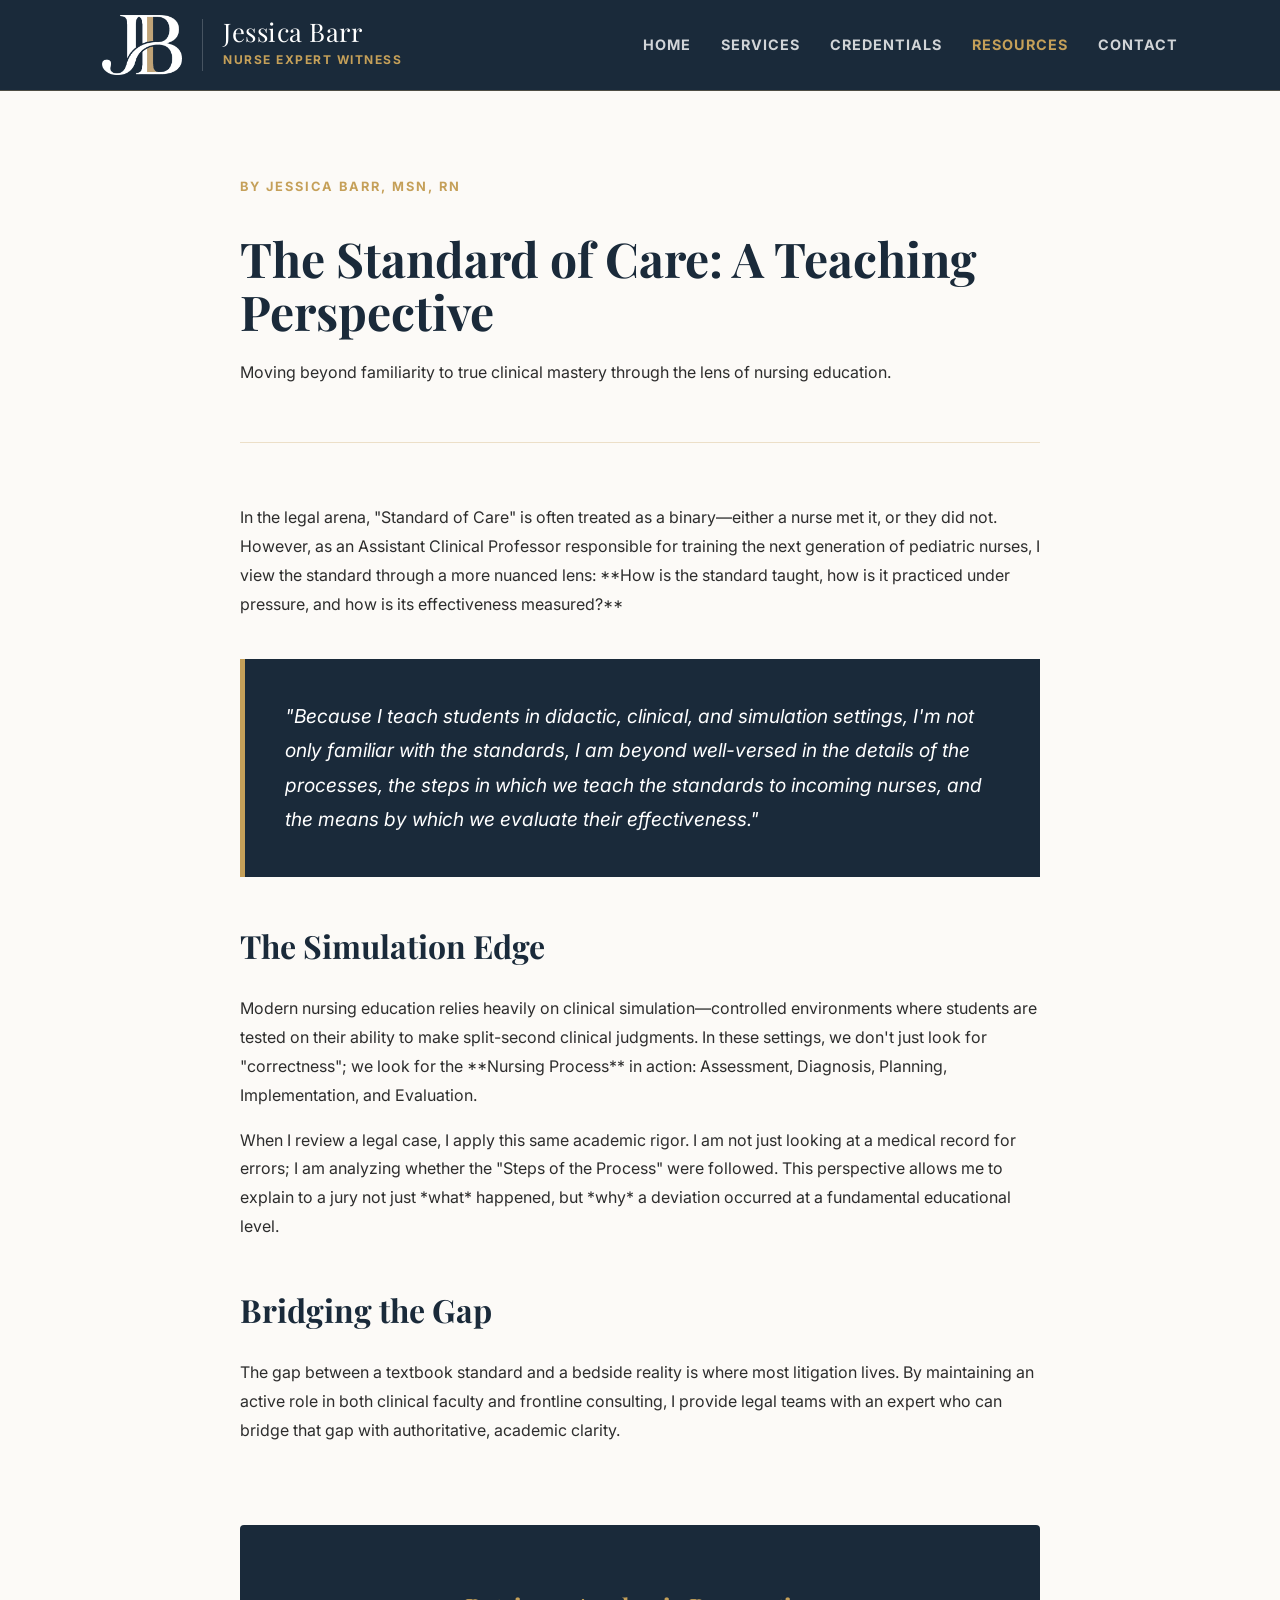
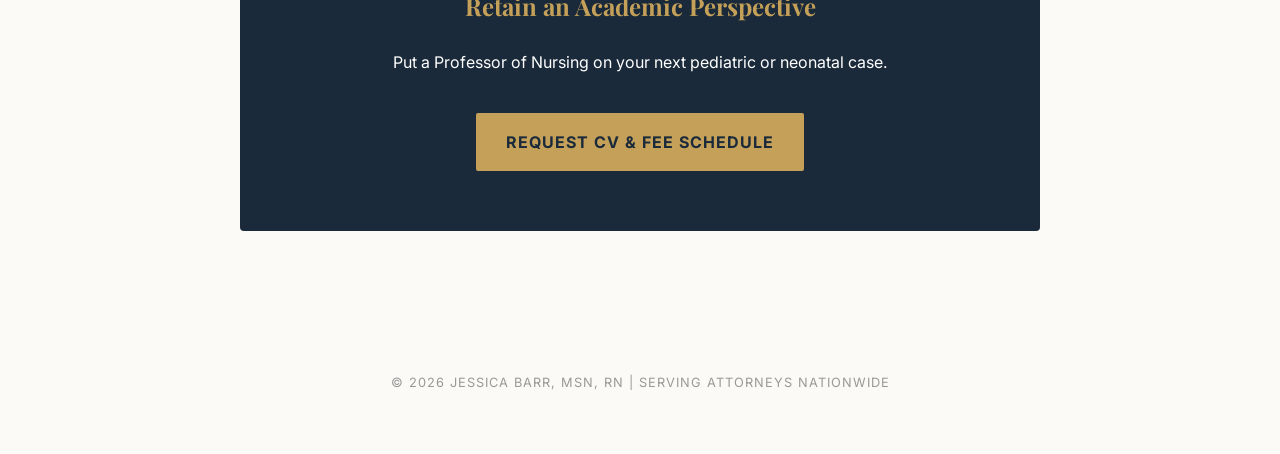
<file: teaching-perspective.html>
<!DOCTYPE html>
<html lang="en">
<head>
    <meta charset="UTF-8">
    <meta name="viewport" content="width=device-width, initial-scale=1.0">
    <title>The Instructor's Edge: A Teaching Perspective on Standard of Care | Jessica Barr, MSN, RN</title>
    <link rel="canonical" href="https://jessicabarrrn.com/teaching-perspective.html">
    <link rel="icon" type="image/png" sizes="192x192" href="favicon.png">
    <link rel="apple-touch-icon" href="favicon.png">
    <meta name="description" content="Understanding the Standard of Care through the lens of clinical simulation and nursing education. An article by Assistant Clinical Professor Jessica Barr, MSN, RN.">
    <!-- 2026 Editorial Typography -->
    <link href="https://fonts.googleapis.com/css2?family=Inter:wght@400;700&family=Playfair+Display:wght@700;800;900&display=swap" rel="stylesheet">
    <style>
        :root {
            --navy: #1a2a3a;
            --navy-dark: #121d28;
            --gold: #c5a059;
            --parchment: #fcfaf7;
            --text: #2d2d2d;
            --white: #ffffff;
        }

        body { background-color: var(--parchment); color: var(--text); font-family: 'Inter', sans-serif; margin: 0; padding: 0; line-height: 1.8; }

        /* SITE-WIDE SHARED HEADER */
        .site-header { display: flex; align-items: center; justify-content: space-between; padding: 15px 8%; background: var(--navy); border-bottom: 1px solid rgba(197, 160, 89, 0.3); position: sticky; top: 0; z-index: 1000; box-sizing: border-box; width: 100%; }
        .header-brand { display: flex; align-items: center; gap: 20px; text-decoration: none; }
        .logo-img { height: 60px; width: auto; }
        .logo-text-wrap { display: flex; flex-direction: column; border-left: 1px solid rgba(255,255,255,0.2); padding-left: 20px; }
        .brand-name { font-family: 'Playfair Display', serif; color: var(--white); font-size: 1.6rem; line-height: 1; margin-bottom: 4px; letter-spacing: 0.5px; }
        .brand-title { color: var(--gold); font-size: 0.75rem; text-transform: uppercase; font-weight: 700; letter-spacing: 1.5px; }
        .nav-links { display: flex; gap: 30px; }
        .nav-links a { text-decoration: none; color: rgba(255,255,255,0.8); font-size: 0.9rem; font-weight: 700; text-transform: uppercase; letter-spacing: 1px; transition: color 0.3s; }
        .nav-links a:hover { color: var(--gold); }

        .container { max-width: 800px; margin: 0 auto; padding: 80px 20px; }

        .article-header { border-bottom: 1px solid rgba(197, 160, 89, 0.3); padding-bottom: 40px; margin-bottom: 60px; }
        .article-header h1 { font-family: 'Playfair Display', serif; font-size: 3rem; color: var(--navy); line-height: 1.1; margin-bottom: 20px; }
        .author-line { color: var(--gold); font-weight: 700; text-transform: uppercase; letter-spacing: 2px; font-size: 0.8rem; }

        .section-title { font-family: 'Playfair Display', serif; color: var(--navy); font-size: 2rem; margin: 40px 0 20px 0; }
        
        .quote-box { 
            background: var(--navy); 
            color: var(--white); 
            padding: 40px; 
            border-left: 5px solid var(--gold); 
            font-style: italic; 
            font-size: 1.2rem; 
            margin: 40px 0;
        }

        .final-cta { background: var(--navy); color: var(--white); padding: 60px; text-align: center; border-radius: 4px; margin-top: 80px; }
        .final-cta h2 { font-family: 'Playfair Display', serif; color: var(--gold); margin-top: 0; }
        .btn-gold { display: inline-block; background: var(--gold); color: var(--navy); padding: 15px 30px; text-decoration: none; font-weight: 700; text-transform: uppercase; letter-spacing: 1px; border-radius: 2px; margin-top: 20px; }

        footer { text-align: center; padding: 60px; color: #999; font-size: 0.8rem; letter-spacing: 1px; text-transform: uppercase; }

        @media (max-width: 768px) {
            .article-header h1 { font-size: 2.2rem; }
        }
    </style>
</head>
<body>
    <header class="site-header">
        <a href="index.html" class="header-brand">
            <img src="logo_2026_monogram_only.png" alt="JB Monogram" class="logo-img">
            <div class="logo-text-wrap">
                <span class="brand-name">Jessica Barr</span>
                <span class="brand-title">Nurse Expert Witness</span>
            </div>
        </a>
        <nav class="nav-links">
            <a href="index.html">Home</a>
            <a href="services.html">Services</a>
            <a href="credentials.html">Credentials</a>
            <a href="resources.html" style="color: var(--gold);">Resources</a>
            <a href="contact.html">Contact</a>
        </nav>
    </header>

    <div class="container">
        <div class="article-header">
            <span class="author-line">By Jessica Barr, MSN, RN</span>
            <h1>The Standard of Care: A Teaching Perspective</h1>
            <p>Moving beyond familiarity to true clinical mastery through the lens of nursing education.</p>
        </div>

        <p>In the legal arena, "Standard of Care" is often treated as a binary—either a nurse met it, or they did not. However, as an Assistant Clinical Professor responsible for training the next generation of pediatric nurses, I view the standard through a more nuanced lens: **How is the standard taught, how is it practiced under pressure, and how is its effectiveness measured?**</p>

        <div class="quote-box">
            "Because I teach students in didactic, clinical, and simulation settings, I'm not only familiar with the standards, I am beyond well-versed in the details of the processes, the steps in which we teach the standards to incoming nurses, and the means by which we evaluate their effectiveness."
        </div>

        <h2 class="section-title">The Simulation Edge</h2>
        <p>Modern nursing education relies heavily on clinical simulation—controlled environments where students are tested on their ability to make split-second clinical judgments. In these settings, we don't just look for "correctness"; we look for the **Nursing Process** in action: Assessment, Diagnosis, Planning, Implementation, and Evaluation.</p>
        
        <p>When I review a legal case, I apply this same academic rigor. I am not just looking at a medical record for errors; I am analyzing whether the "Steps of the Process" were followed. This perspective allows me to explain to a jury not just *what* happened, but *why* a deviation occurred at a fundamental educational level.</p>

        <h2 class="section-title">Bridging the Gap</h2>
        <p>The gap between a textbook standard and a bedside reality is where most litigation lives. By maintaining an active role in both clinical faculty and frontline consulting, I provide legal teams with an expert who can bridge that gap with authoritative, academic clarity.</p>

        <div class="final-cta">
            <h2>Retain an Academic Perspective</h2>
            <p>Put a Professor of Nursing on your next pediatric or neonatal case.</p>
            <a href="contact.html" class="btn-gold">Request CV & Fee Schedule</a>
        </div>
    </div>

    <footer>
        &copy; 2026 Jessica Barr, MSN, RN | Serving Attorneys Nationwide
    </footer>
</body>
</html>
</file>
